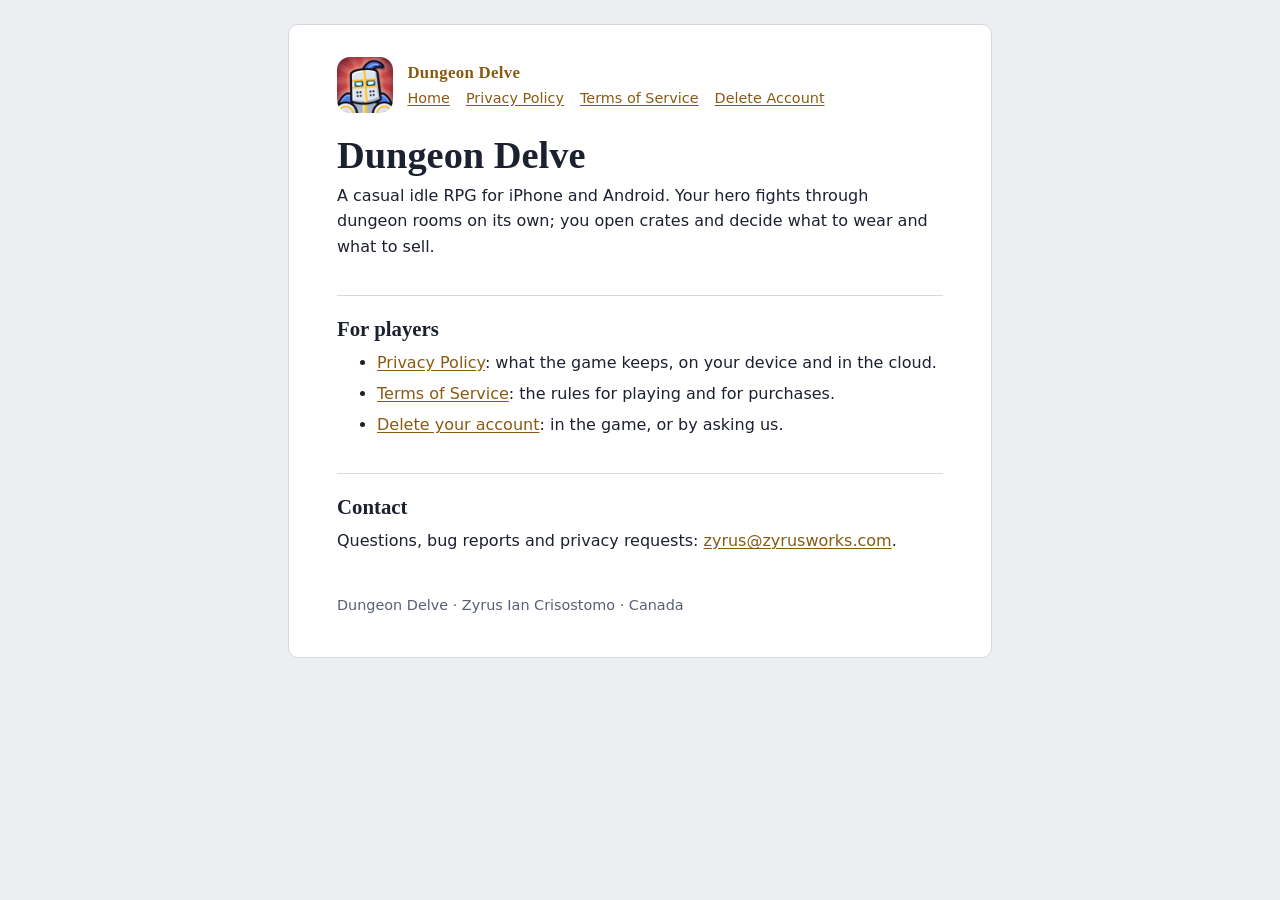
<file: index.html>
<!doctype html>
<html lang="en">
<head>
<meta charset="utf-8">
<meta name="viewport" content="width=device-width, initial-scale=1, viewport-fit=cover">
<title>Dungeon Delve</title>
<link rel="stylesheet" href="style.css">
<link rel="icon" href="icon.png">
</head>
<body>
<main>
<header class="top">
  <img src="icon.png" alt="">
  <div>
    <div class="game">Dungeon Delve</div>
    <nav><a href="index.html" aria-current="page">Home</a><a href="privacy.html">Privacy Policy</a><a href="terms.html">Terms of Service</a><a href="delete.html">Delete Account</a></nav>
  </div>
</header>

<h1>Dungeon Delve</h1>
<p>A casual idle RPG for iPhone and Android. Your hero fights through dungeon rooms on its own; you open crates and decide what to wear and what to sell.</p>

<h2>For players</h2>
<ul>
  <li><a href="privacy.html">Privacy Policy</a>: what the game keeps, on your device and in the cloud.</li>
  <li><a href="terms.html">Terms of Service</a>: the rules for playing and for purchases.</li>
  <li><a href="delete.html">Delete your account</a>: in the game, or by asking us.</li>
</ul>

<h2>Contact</h2>
<p>Questions, bug reports and privacy requests: <a href="mailto:zyrus@zyrusworks.com">zyrus@zyrusworks.com</a>.</p>

<footer>Dungeon Delve · Zyrus Ian Crisostomo · Canada</footer>
</main>
</body>
</html>
</file>
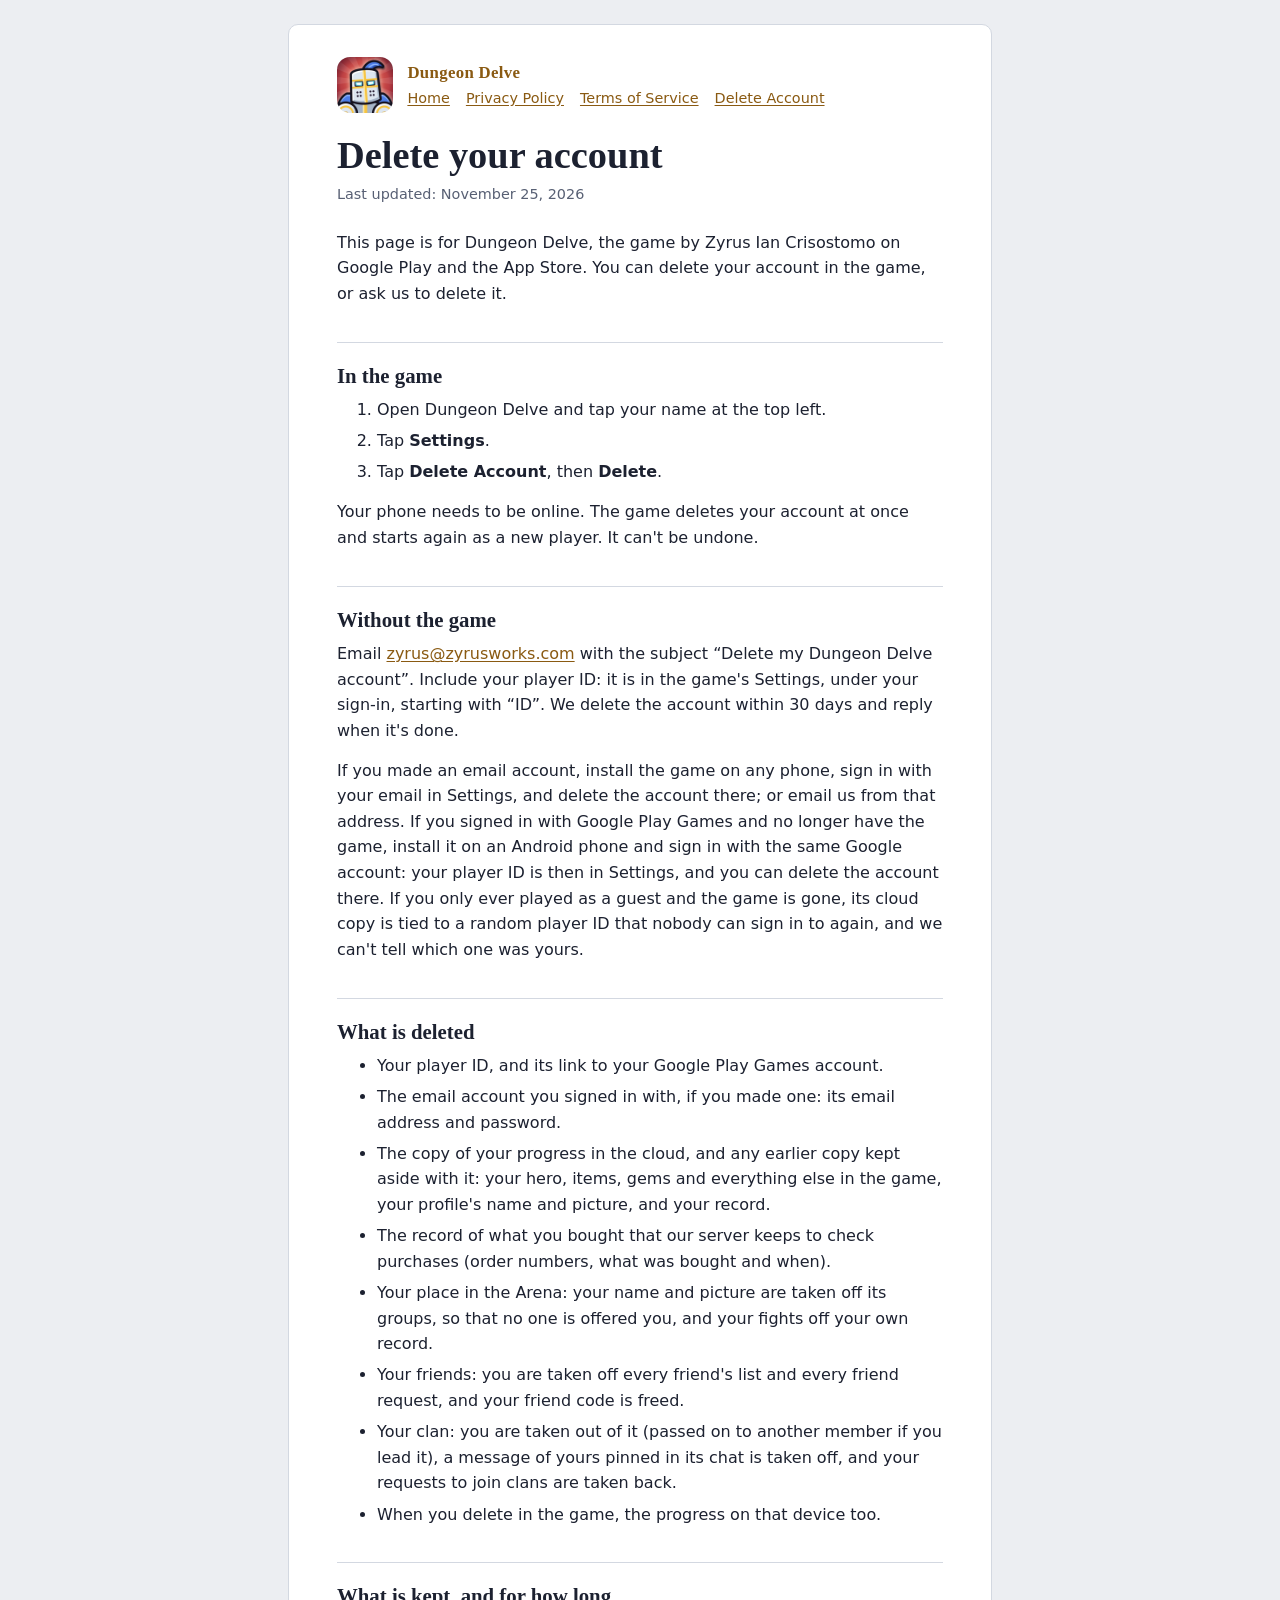
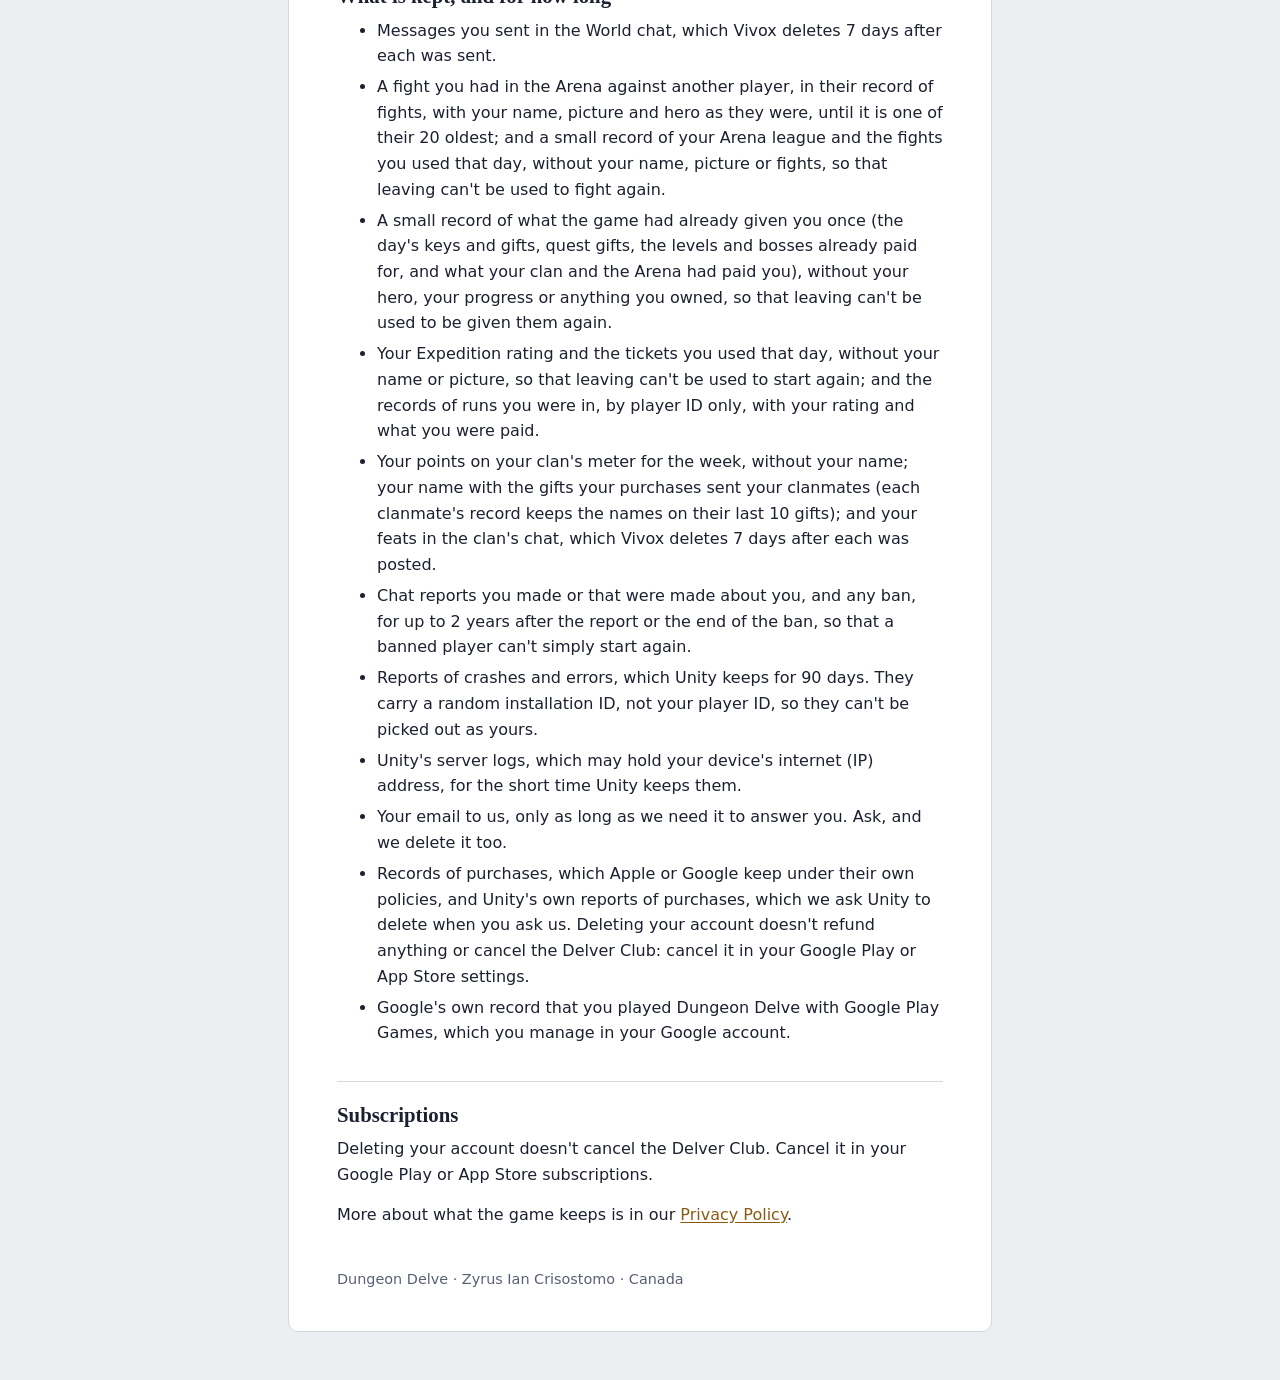
<file: delete.html>
<!doctype html>
<html lang="en">
<head>
<meta charset="utf-8">
<meta name="viewport" content="width=device-width, initial-scale=1, viewport-fit=cover">
<title>Delete Your Dungeon Delve Account</title>
<link rel="stylesheet" href="style.css">
<link rel="icon" href="icon.png">
</head>
<body>
<main>
<header class="top">
  <img src="icon.png" alt="">
  <div>
    <div class="game">Dungeon Delve</div>
    <nav><a href="index.html">Home</a><a href="privacy.html">Privacy Policy</a><a href="terms.html">Terms of Service</a><a href="delete.html" aria-current="page">Delete Account</a></nav>
  </div>
</header>

<h1>Delete your account</h1>
<p class="dated">Last updated: November 25, 2026</p>
<p>This page is for Dungeon Delve, the game by Zyrus Ian Crisostomo on Google Play and the App Store. You can delete your account in the game, or ask us to delete it.</p>

<h2>In the game</h2>
<ol>
  <li>Open Dungeon Delve and tap your name at the top left.</li>
  <li>Tap <strong>Settings</strong>.</li>
  <li>Tap <strong>Delete Account</strong>, then <strong>Delete</strong>.</li>
</ol>
<p>Your phone needs to be online. The game deletes your account at once and starts again as a new player. It can't be undone.</p>

<h2>Without the game</h2>
<p>Email <a href="mailto:zyrus@zyrusworks.com?subject=Delete%20my%20Dungeon%20Delve%20account">zyrus@zyrusworks.com</a> with the subject “Delete my Dungeon Delve account”. Include your player ID: it is in the game's Settings, under your sign-in, starting with “ID”. We delete the account within 30 days and reply when it's done.</p>
<p>If you made an email account, install the game on any phone, sign in with your email in Settings, and delete the account there; or email us from that address. If you signed in with Google Play Games and no longer have the game, install it on an Android phone and sign in with the same Google account: your player ID is then in Settings, and you can delete the account there. If you only ever played as a guest and the game is gone, its cloud copy is tied to a random player ID that nobody can sign in to again, and we can't tell which one was yours.</p>

<h2>What is deleted</h2>
<ul>
  <li>Your player ID, and its link to your Google Play Games account.</li>
  <li>The email account you signed in with, if you made one: its email address and password.</li>
  <li>The copy of your progress in the cloud, and any earlier copy kept aside with it: your hero, items, gems and everything else in the game, your profile's name and picture, and your record.</li>
  <li>The record of what you bought that our server keeps to check purchases (order numbers, what was bought and when).</li>
  <li>Your place in the Arena: your name and picture are taken off its groups, so that no one is offered you, and your fights off your own record.</li>
  <li>Your friends: you are taken off every friend's list and every friend request, and your friend code is freed.</li>
  <li>Your clan: you are taken out of it (passed on to another member if you lead it), a message of yours pinned in its chat is taken off, and your requests to join clans are taken back.</li>
  <li>When you delete in the game, the progress on that device too.</li>
</ul>

<h2>What is kept, and for how long</h2>
<ul>
  <li>Messages you sent in the World chat, which Vivox deletes 7 days after each was sent.</li>
  <li>A fight you had in the Arena against another player, in their record of fights, with your name, picture and hero as they were, until it is one of their 20 oldest; and a small record of your Arena league and the fights you used that day, without your name, picture or fights, so that leaving can't be used to fight again.</li>
  <li>A small record of what the game had already given you once (the day's keys and gifts, quest gifts, the levels and bosses already paid for, and what your clan and the Arena had paid you), without your hero, your progress or anything you owned, so that leaving can't be used to be given them again.</li>
  <li>Your Expedition rating and the tickets you used that day, without your name or picture, so that leaving can't be used to start again; and the records of runs you were in, by player ID only, with your rating and what you were paid.</li>
  <li>Your points on your clan's meter for the week, without your name; your name with the gifts your purchases sent your clanmates (each clanmate's record keeps the names on their last 10 gifts); and your feats in the clan's chat, which Vivox deletes 7 days after each was posted.</li>
  <li>Chat reports you made or that were made about you, and any ban, for up to 2 years after the report or the end of the ban, so that a banned player can't simply start again.</li>
  <li>Reports of crashes and errors, which Unity keeps for 90 days. They carry a random installation ID, not your player ID, so they can't be picked out as yours.</li>
  <li>Unity's server logs, which may hold your device's internet (IP) address, for the short time Unity keeps them.</li>
  <li>Your email to us, only as long as we need it to answer you. Ask, and we delete it too.</li>
  <li>Records of purchases, which Apple or Google keep under their own policies, and Unity's own reports of purchases, which we ask Unity to delete when you ask us. Deleting your account doesn't refund anything or cancel the Delver Club: cancel it in your Google Play or App Store settings.</li>
  <li>Google's own record that you played Dungeon Delve with Google Play Games, which you manage in your Google account.</li>
</ul>

<h2>Subscriptions</h2>
<p>Deleting your account doesn't cancel the Delver Club. Cancel it in your Google Play or App Store subscriptions.</p>

<p>More about what the game keeps is in our <a href="privacy.html">Privacy Policy</a>.</p>

<footer>Dungeon Delve · Zyrus Ian Crisostomo · Canada</footer>
</main>
</body>
</html>
</file>
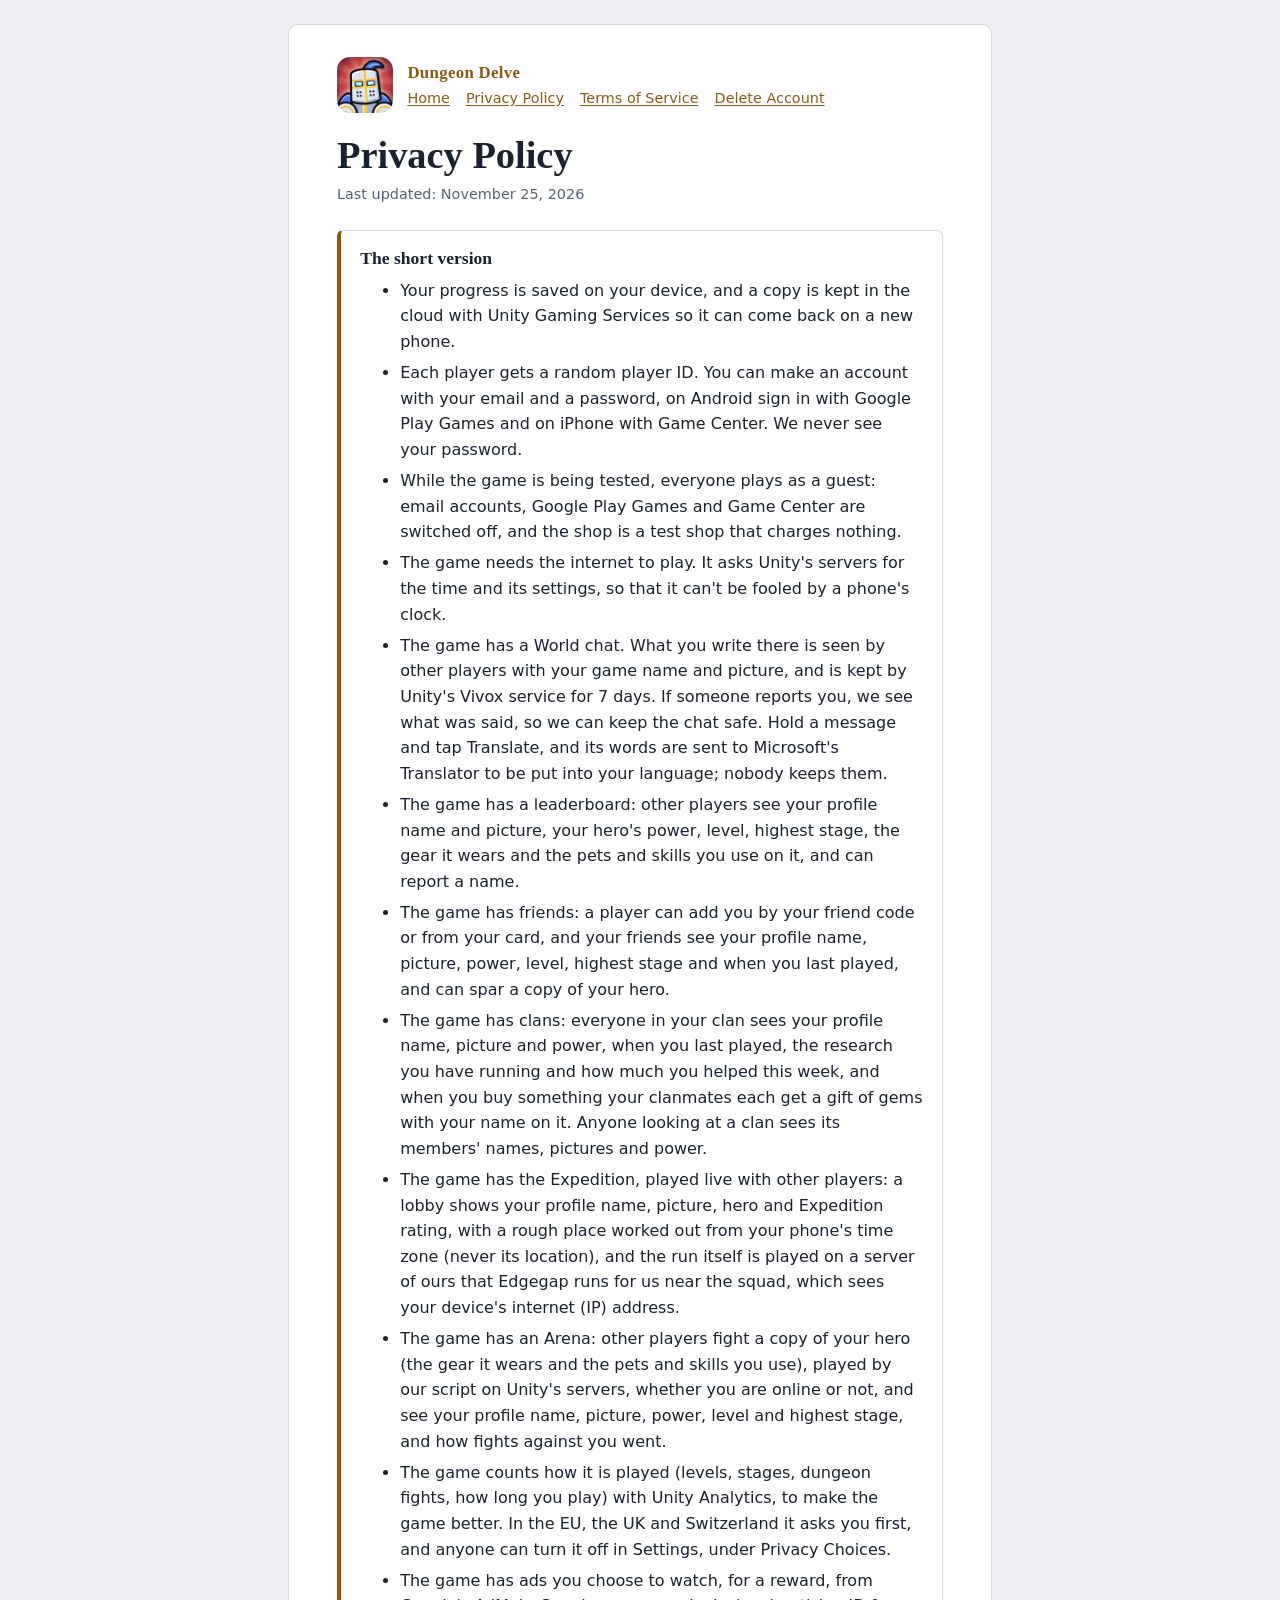
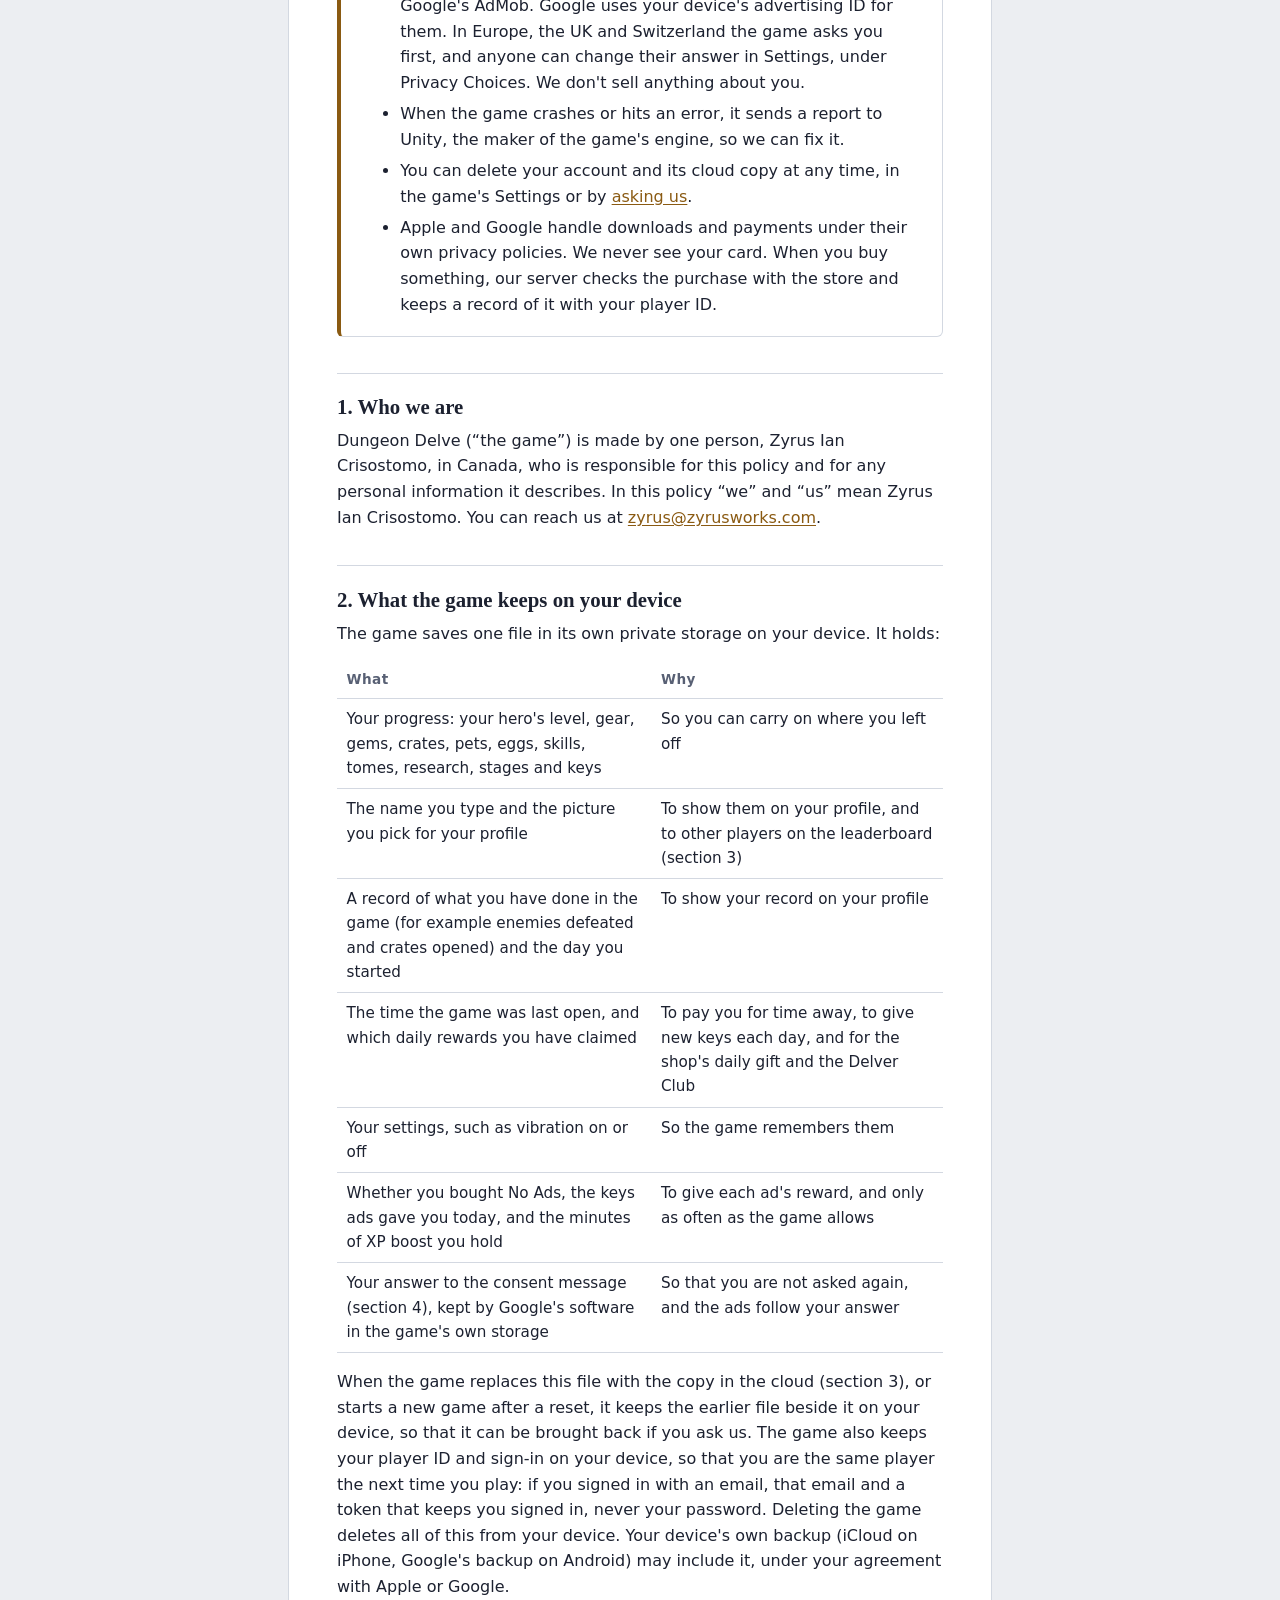
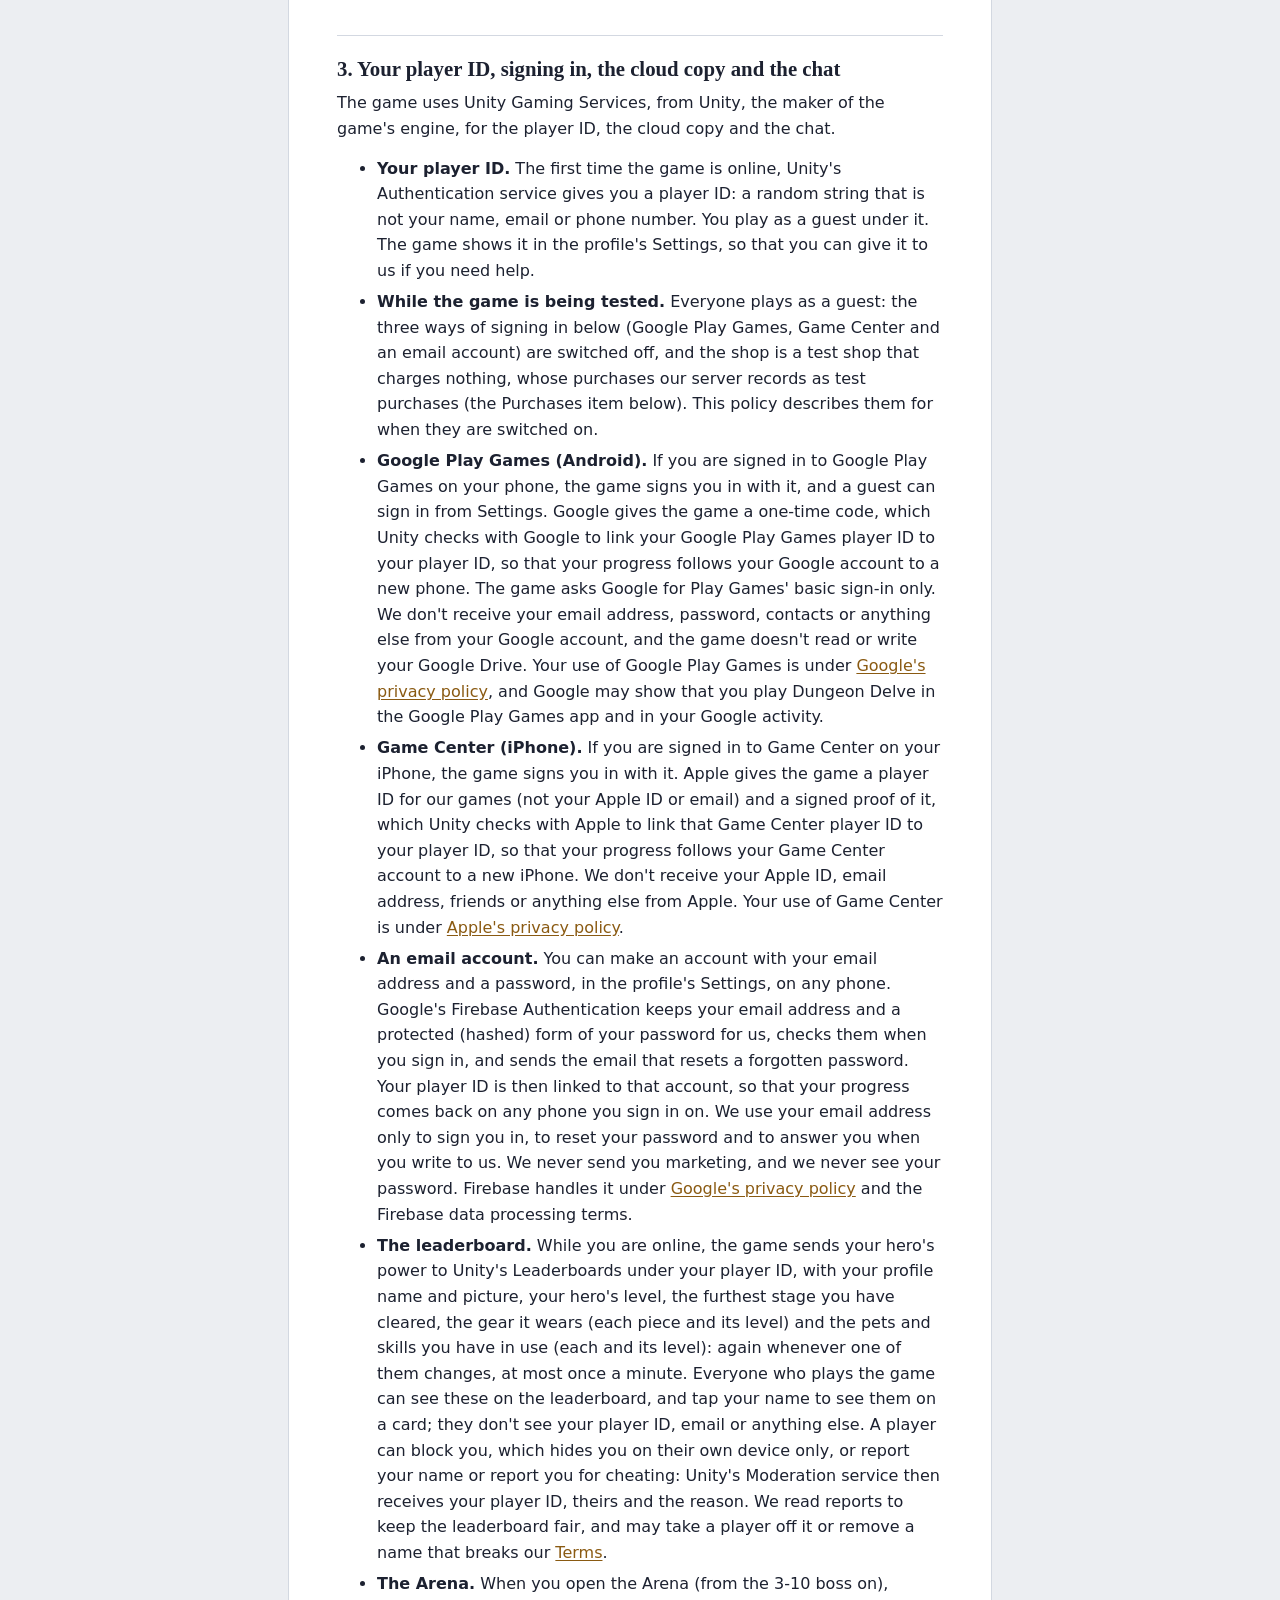
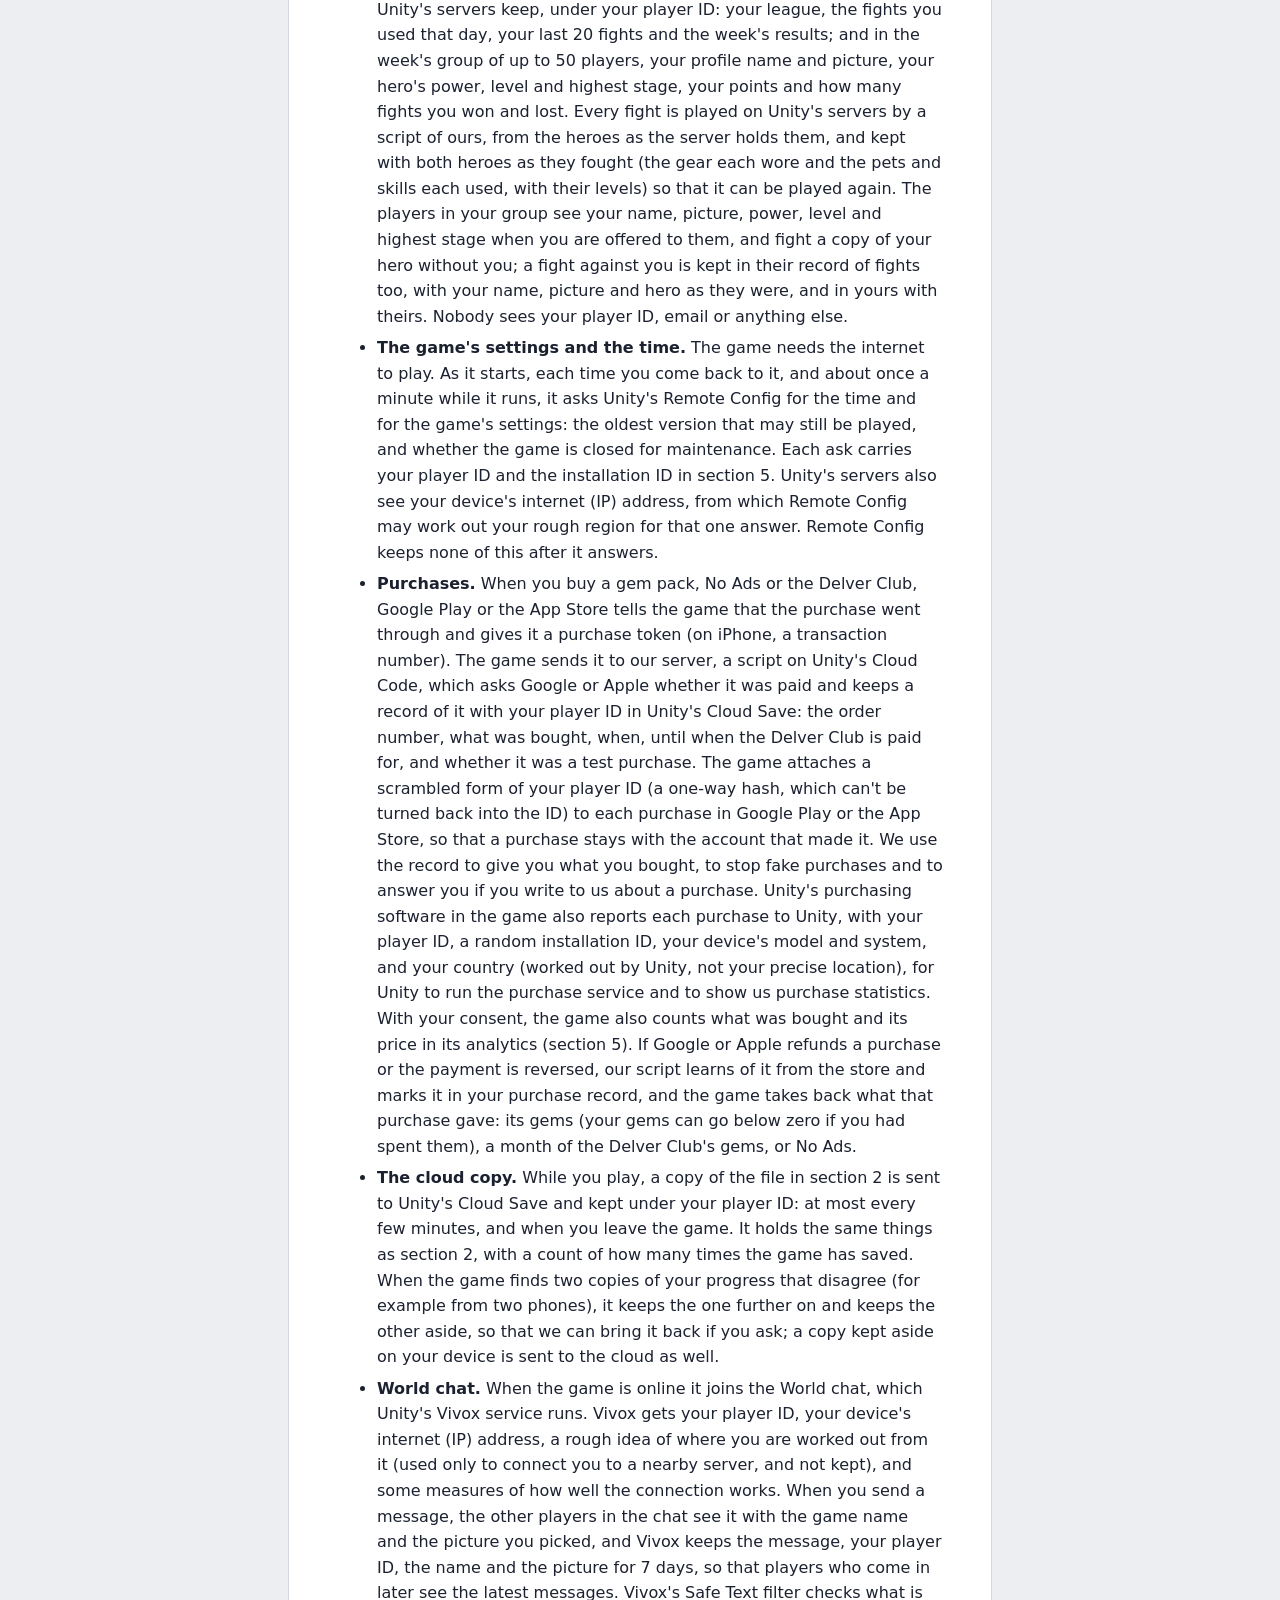
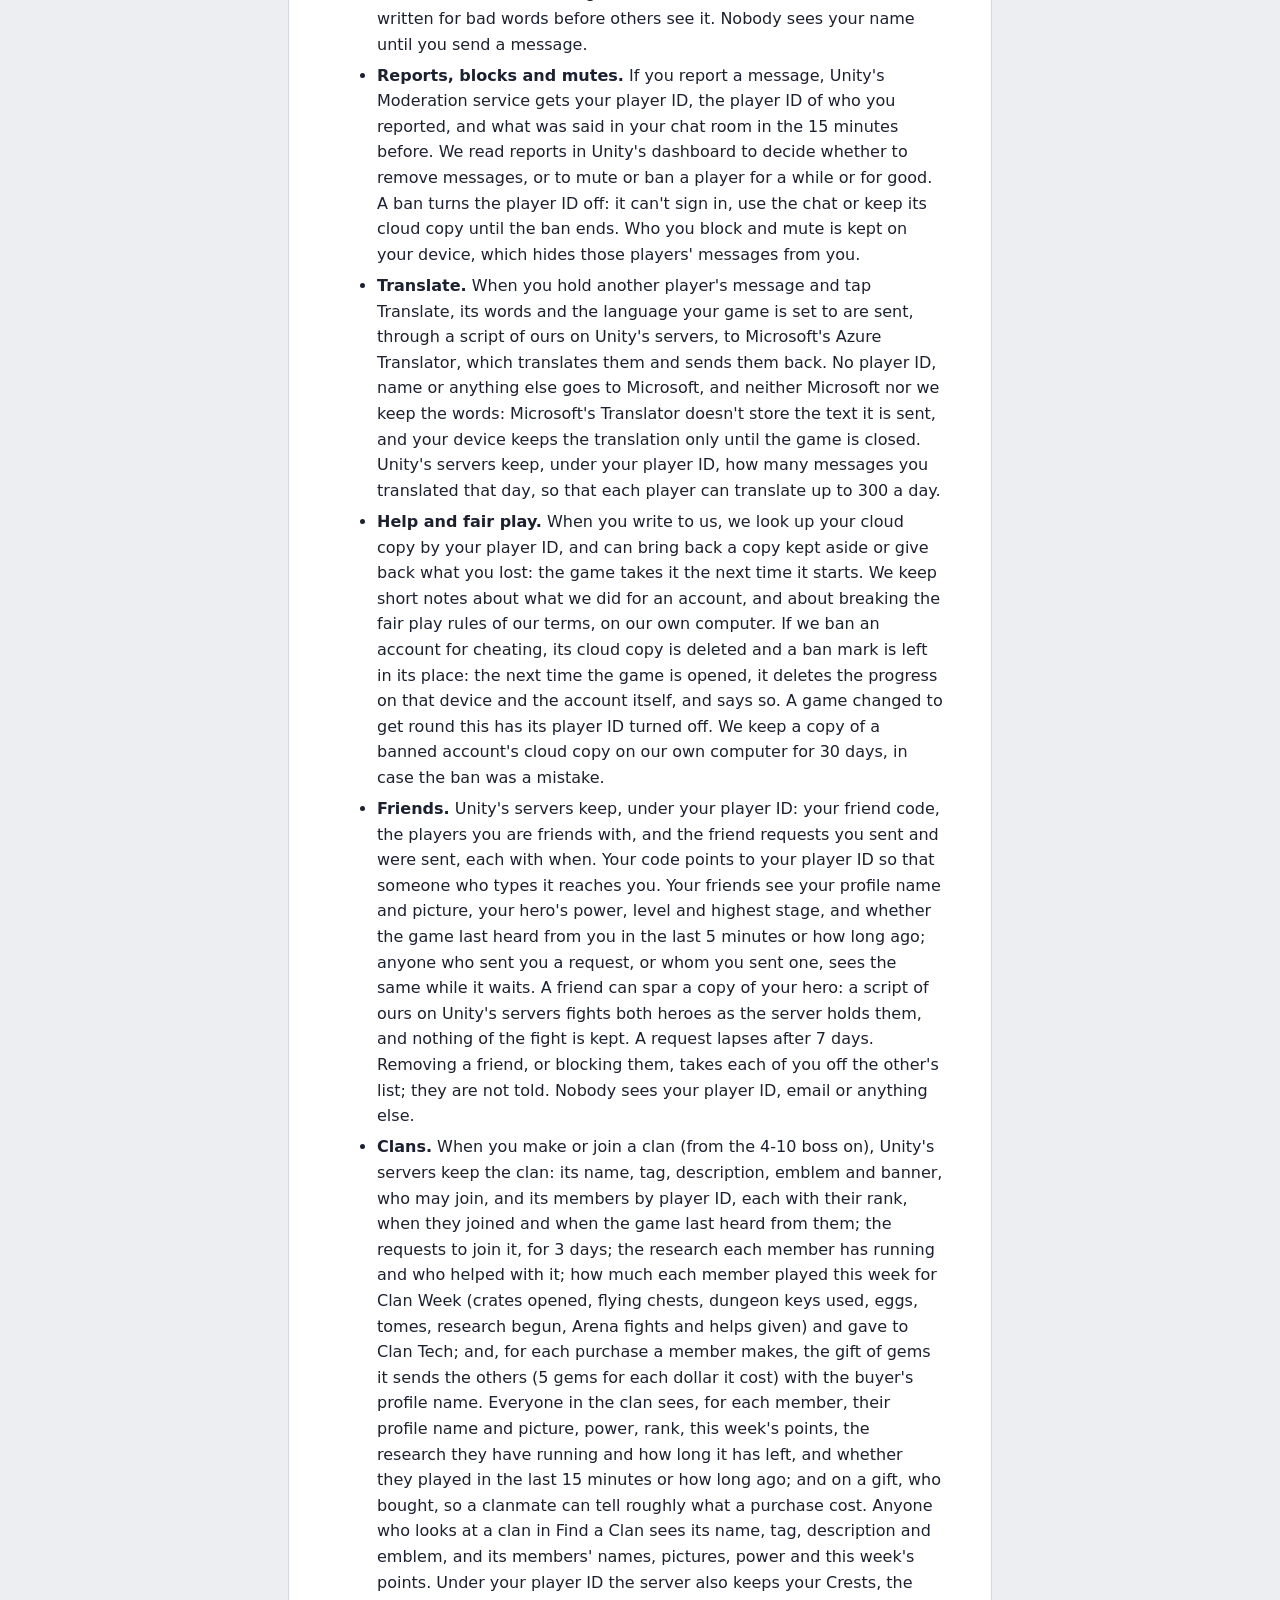
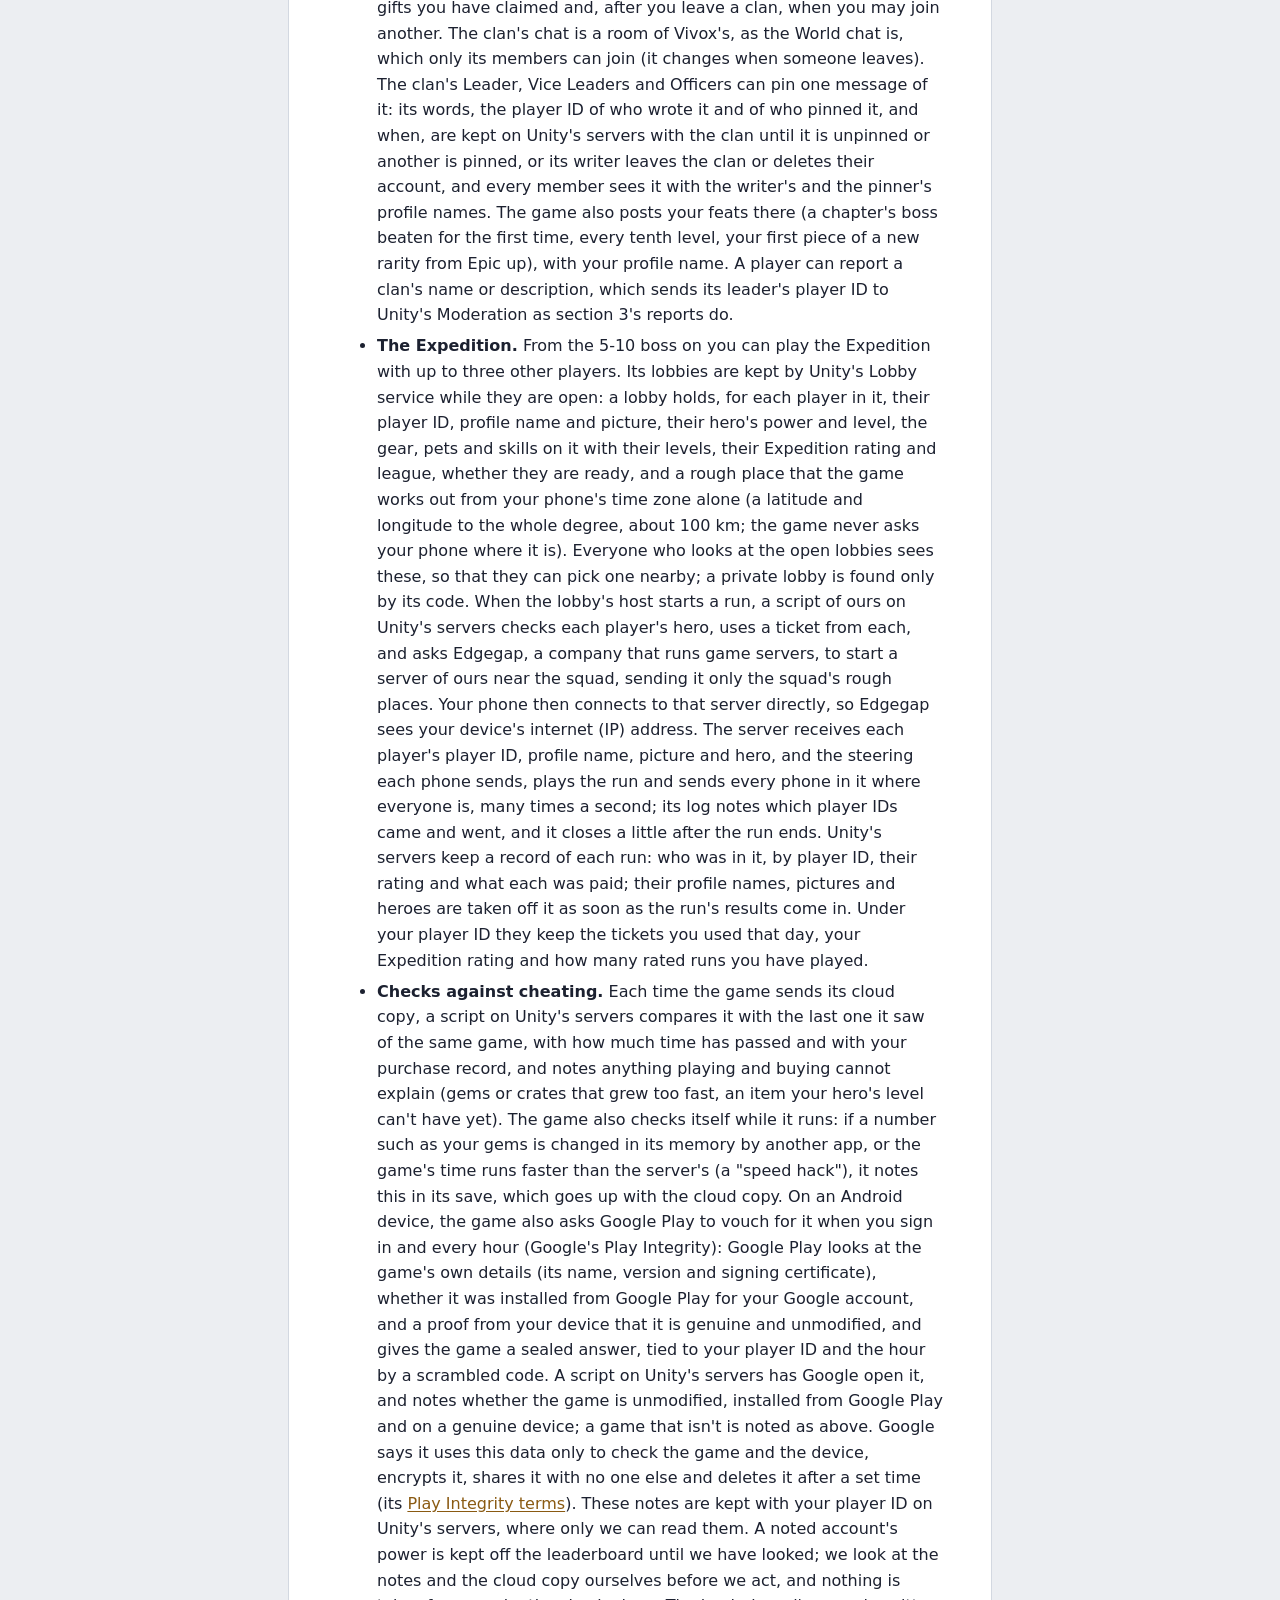
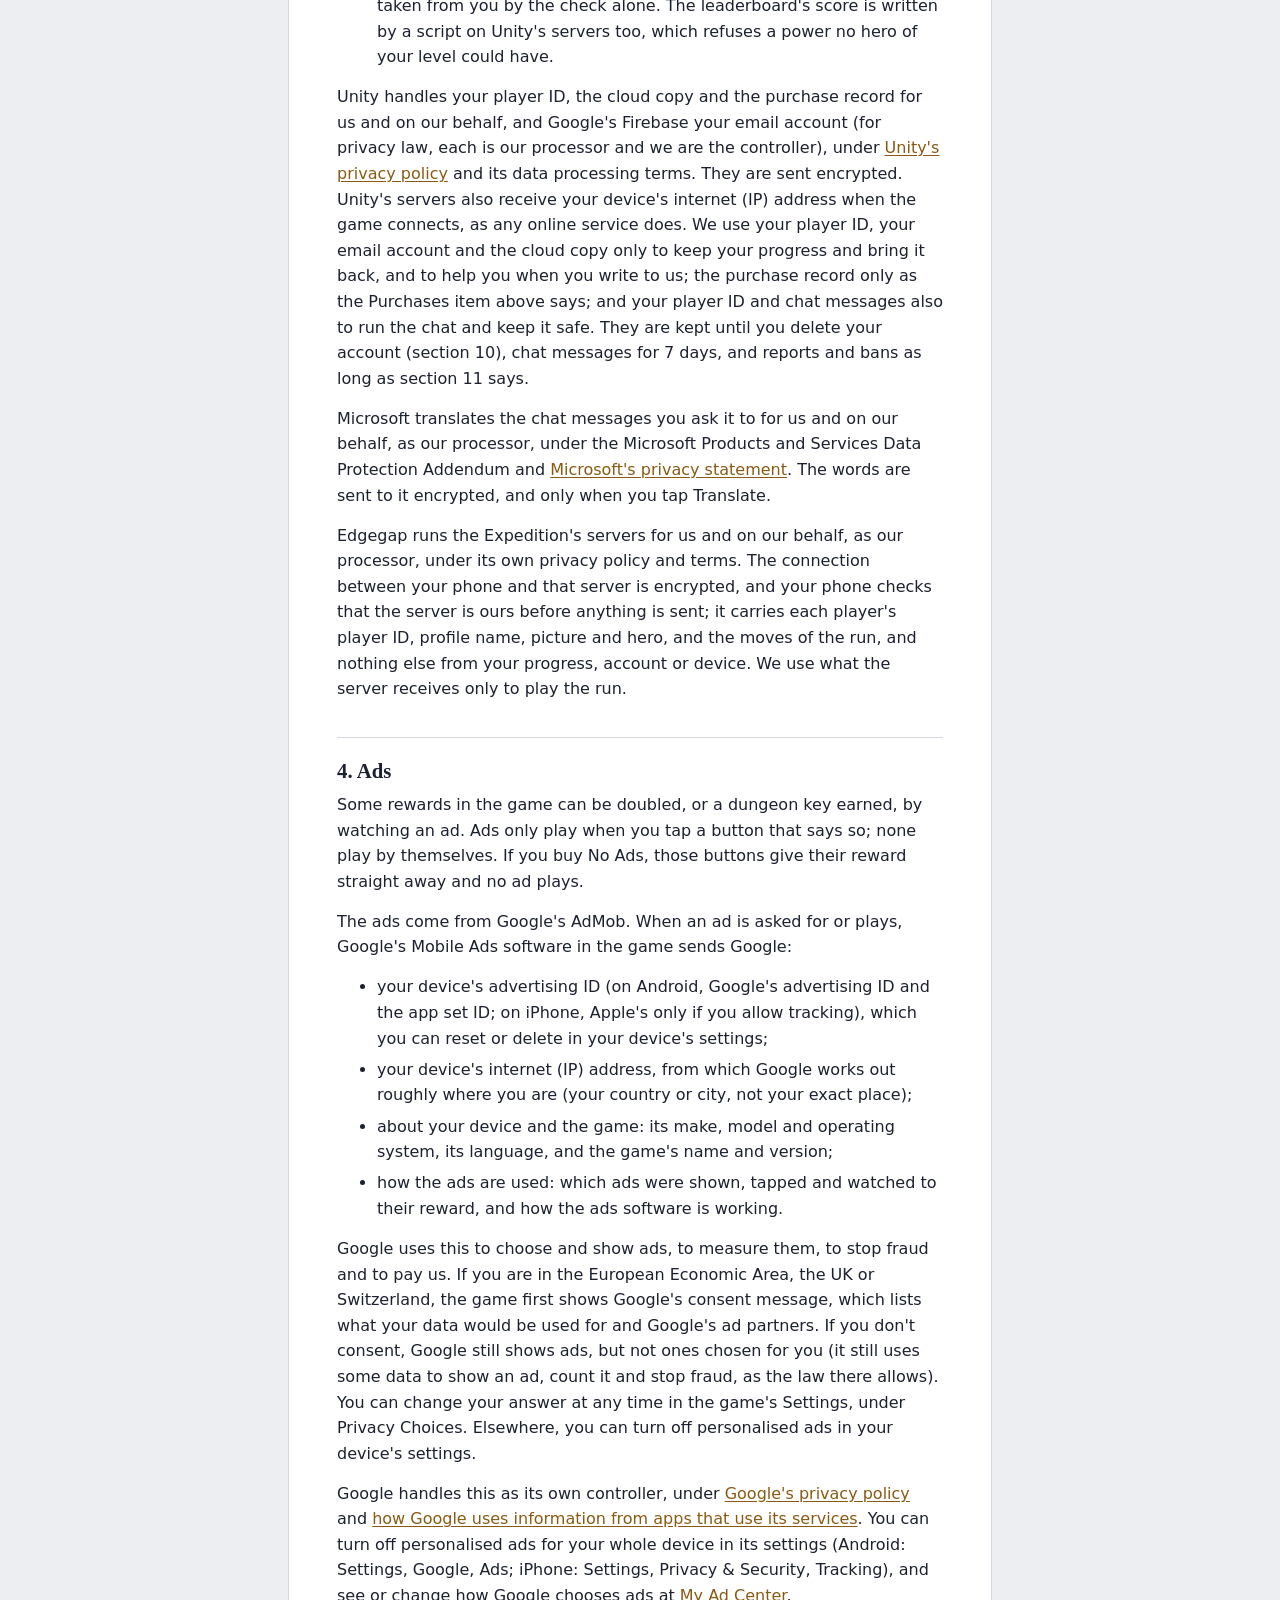
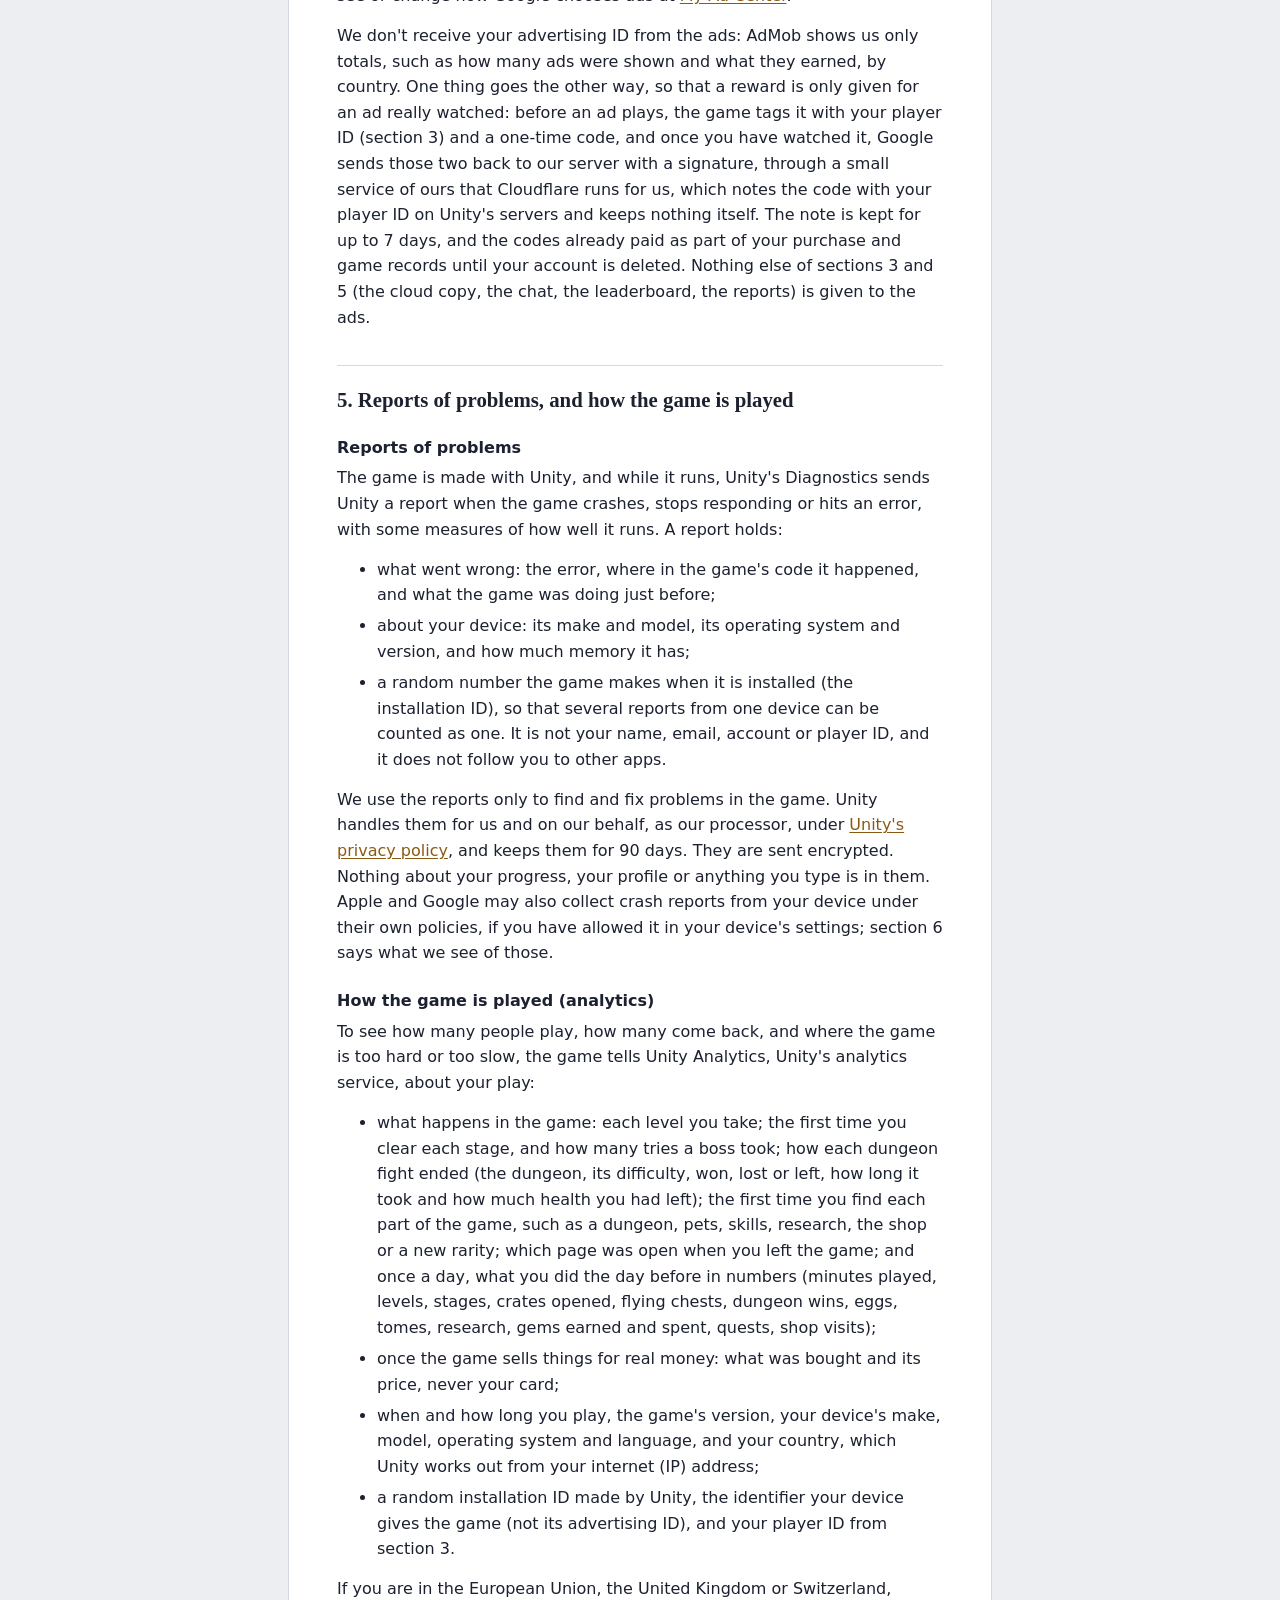
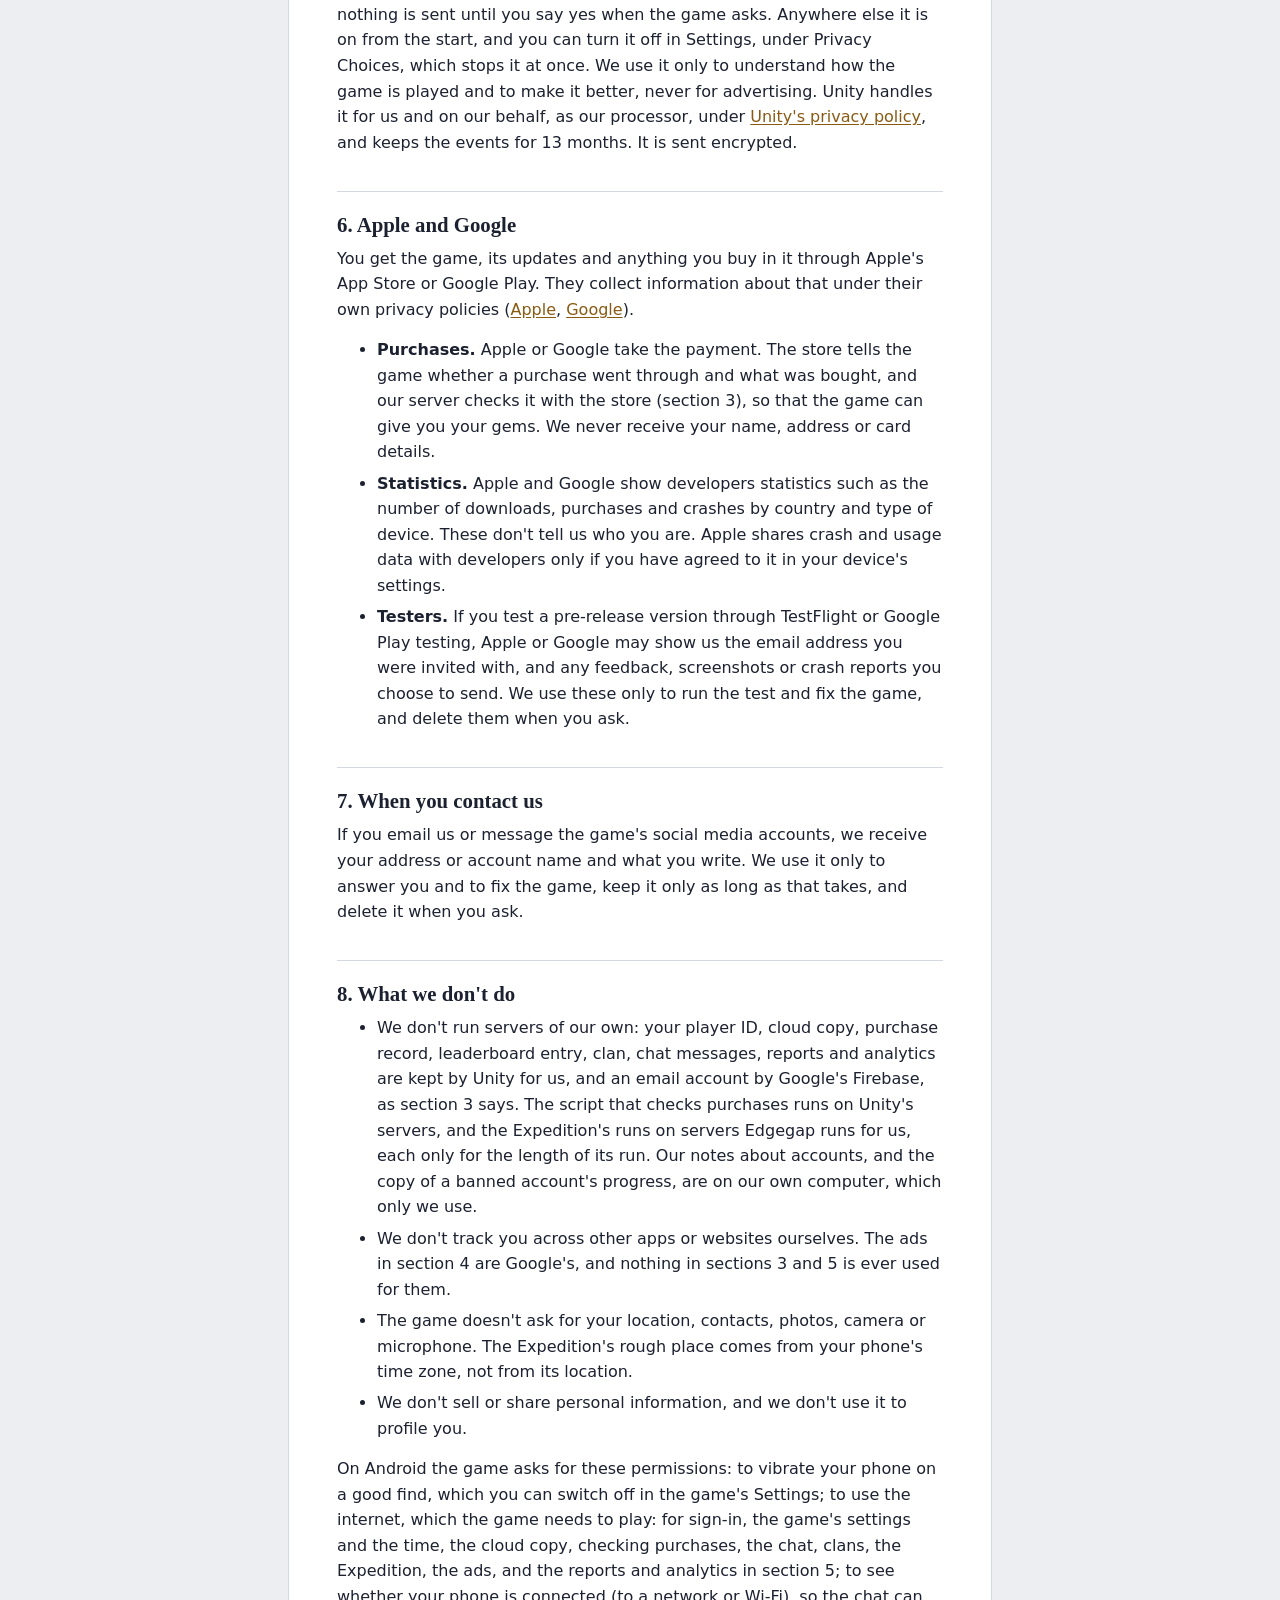
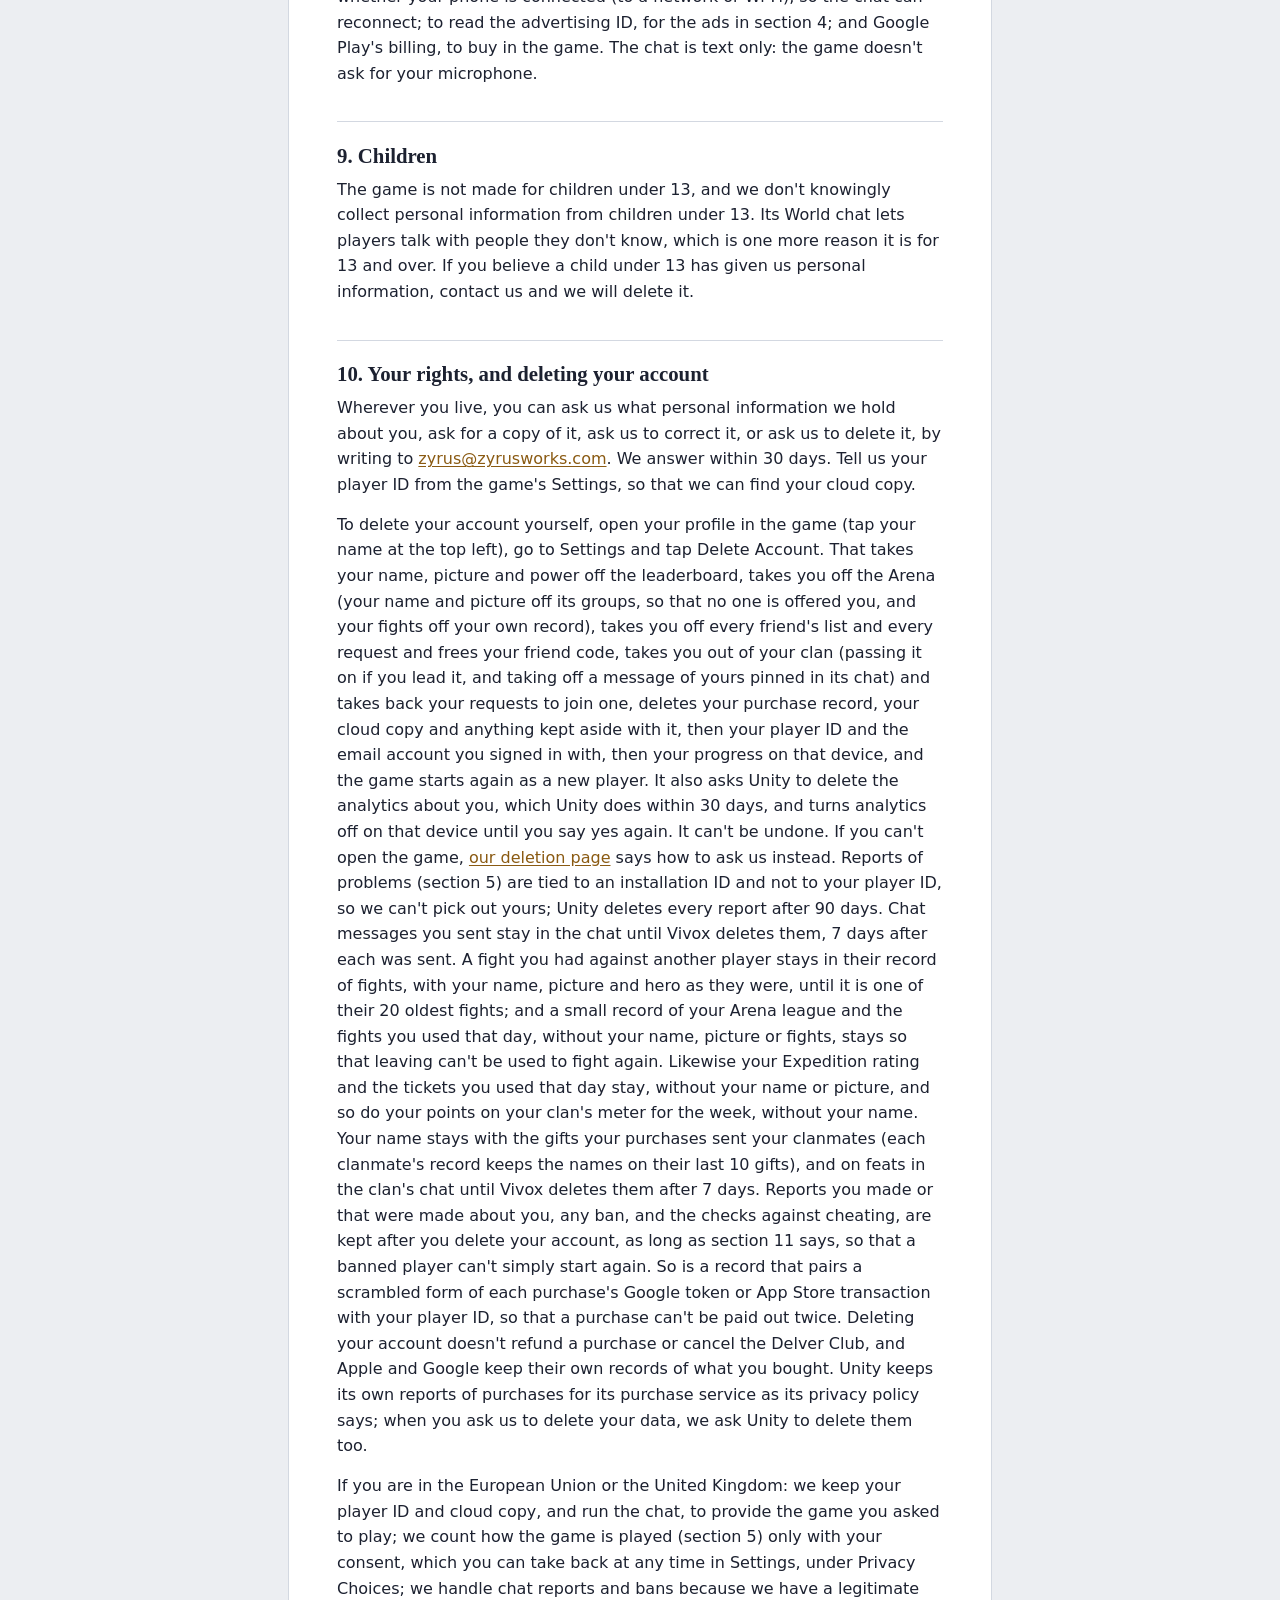
<file: privacy.html>
<!doctype html>
<html lang="en">
<head>
<meta charset="utf-8">
<meta name="viewport" content="width=device-width, initial-scale=1, viewport-fit=cover">
<title>Dungeon Delve Privacy Policy</title>
<link rel="stylesheet" href="style.css">
<link rel="icon" href="icon.png">
</head>
<body>
<main>
<header class="top">
  <img src="icon.png" alt="">
  <div>
    <div class="game">Dungeon Delve</div>
    <nav><a href="index.html">Home</a><a href="privacy.html" aria-current="page">Privacy Policy</a><a href="terms.html">Terms of Service</a><a href="delete.html">Delete Account</a></nav>
  </div>
</header>

<h1>Privacy Policy</h1>
<p class="dated">Last updated: November 25, 2026</p>

<section class="short">
  <h2>The short version</h2>
  <ul>
    <li>Your progress is saved on your device, and a copy is kept in the cloud with Unity Gaming Services so it can come back on a new phone.</li>
    <li>Each player gets a random player ID. You can make an account with your email and a password, on Android sign in with Google Play Games and on iPhone with Game Center. We never see your password.</li>
    <li>While the game is being tested, everyone plays as a guest: email accounts, Google Play Games and Game Center are switched off, and the shop is a test shop that charges nothing.</li>
    <li>The game needs the internet to play. It asks Unity's servers for the time and its settings, so that it can't be fooled by a phone's clock.</li>
    <li>The game has a World chat. What you write there is seen by other players with your game name and picture, and is kept by Unity's Vivox service for 7 days. If someone reports you, we see what was said, so we can keep the chat safe. Hold a message and tap Translate, and its words are sent to Microsoft's Translator to be put into your language; nobody keeps them.</li>
    <li>The game has a leaderboard: other players see your profile name and picture, your hero's power, level, highest stage, the gear it wears and the pets and skills you use on it, and can report a name.</li>
    <li>The game has friends: a player can add you by your friend code or from your card, and your friends see your profile name, picture, power, level, highest stage and when you last played, and can spar a copy of your hero.</li>
    <li>The game has clans: everyone in your clan sees your profile name, picture and power, when you last played, the research you have running and how much you helped this week, and when you buy something your clanmates each get a gift of gems with your name on it. Anyone looking at a clan sees its members' names, pictures and power.</li>
    <li>The game has the Expedition, played live with other players: a lobby shows your profile name, picture, hero and Expedition rating, with a rough place worked out from your phone's time zone (never its location), and the run itself is played on a server of ours that Edgegap runs for us near the squad, which sees your device's internet (IP) address.</li>
    <li>The game has an Arena: other players fight a copy of your hero (the gear it wears and the pets and skills you use), played by our script on Unity's servers, whether you are online or not, and see your profile name, picture, power, level and highest stage, and how fights against you went.</li>
    <li>The game counts how it is played (levels, stages, dungeon fights, how long you play) with Unity Analytics, to make the game better. In the EU, the UK and Switzerland it asks you first, and anyone can turn it off in Settings, under Privacy Choices.</li>
    <li>The game has ads you choose to watch, for a reward, from Google's AdMob. Google uses your device's advertising ID for them. In Europe, the UK and Switzerland the game asks you first, and anyone can change their answer in Settings, under Privacy Choices. We don't sell anything about you.</li>
    <li>When the game crashes or hits an error, it sends a report to Unity, the maker of the game's engine, so we can fix it.</li>
    <li>You can delete your account and its cloud copy at any time, in the game's Settings or by <a href="delete.html">asking us</a>.</li>
    <li>Apple and Google handle downloads and payments under their own privacy policies. We never see your card. When you buy something, our server checks the purchase with the store and keeps a record of it with your player ID.</li>
  </ul>
</section>

<h2>1. Who we are</h2>
<p>Dungeon Delve (“the game”) is made by one person, Zyrus Ian Crisostomo, in Canada, who is responsible for this policy and for any personal information it describes. In this policy “we” and “us” mean Zyrus Ian Crisostomo. You can reach us at <a href="mailto:zyrus@zyrusworks.com">zyrus@zyrusworks.com</a>.</p>

<h2>2. What the game keeps on your device</h2>
<p>The game saves one file in its own private storage on your device. It holds:</p>
<div class="table"><table>
  <thead><tr><th>What</th><th>Why</th></tr></thead>
  <tbody>
    <tr><td>Your progress: your hero's level, gear, gems, crates, pets, eggs, skills, tomes, research, stages and keys</td><td>So you can carry on where you left off</td></tr>
    <tr><td>The name you type and the picture you pick for your profile</td><td>To show them on your profile, and to other players on the leaderboard (section 3)</td></tr>
    <tr><td>A record of what you have done in the game (for example enemies defeated and crates opened) and the day you started</td><td>To show your record on your profile</td></tr>
    <tr><td>The time the game was last open, and which daily rewards you have claimed</td><td>To pay you for time away, to give new keys each day, and for the shop's daily gift and the Delver Club</td></tr>
    <tr><td>Your settings, such as vibration on or off</td><td>So the game remembers them</td></tr>
    <tr><td>Whether you bought No Ads, the keys ads gave you today, and the minutes of XP boost you hold</td><td>To give each ad's reward, and only as often as the game allows</td></tr>
    <tr><td>Your answer to the consent message (section 4), kept by Google's software in the game's own storage</td><td>So that you are not asked again, and the ads follow your answer</td></tr>
  </tbody>
</table></div>
<p>When the game replaces this file with the copy in the cloud (section 3), or starts a new game after a reset, it keeps the earlier file beside it on your device, so that it can be brought back if you ask us. The game also keeps your player ID and sign-in on your device, so that you are the same player the next time you play: if you signed in with an email, that email and a token that keeps you signed in, never your password. Deleting the game deletes all of this from your device. Your device's own backup (iCloud on iPhone, Google's backup on Android) may include it, under your agreement with Apple or Google.</p>

<h2>3. Your player ID, signing in, the cloud copy and the chat</h2>
<p>The game uses Unity Gaming Services, from Unity, the maker of the game's engine, for the player ID, the cloud copy and the chat.</p>
<ul>
  <li><strong>Your player ID.</strong> The first time the game is online, Unity's Authentication service gives you a player ID: a random string that is not your name, email or phone number. You play as a guest under it. The game shows it in the profile's Settings, so that you can give it to us if you need help.</li>
  <li><strong>While the game is being tested.</strong> Everyone plays as a guest: the three ways of signing in below (Google Play Games, Game Center and an email account) are switched off, and the shop is a test shop that charges nothing, whose purchases our server records as test purchases (the Purchases item below). This policy describes them for when they are switched on.</li>
  <li><strong>Google Play Games (Android).</strong> If you are signed in to Google Play Games on your phone, the game signs you in with it, and a guest can sign in from Settings. Google gives the game a one-time code, which Unity checks with Google to link your Google Play Games player ID to your player ID, so that your progress follows your Google account to a new phone. The game asks Google for Play Games' basic sign-in only. We don't receive your email address, password, contacts or anything else from your Google account, and the game doesn't read or write your Google Drive. Your use of Google Play Games is under <a href="https://policies.google.com/privacy">Google's privacy policy</a>, and Google may show that you play Dungeon Delve in the Google Play Games app and in your Google activity.</li>
  <li><strong>Game Center (iPhone).</strong> If you are signed in to Game Center on your iPhone, the game signs you in with it. Apple gives the game a player ID for our games (not your Apple ID or email) and a signed proof of it, which Unity checks with Apple to link that Game Center player ID to your player ID, so that your progress follows your Game Center account to a new iPhone. We don't receive your Apple ID, email address, friends or anything else from Apple. Your use of Game Center is under <a href="https://www.apple.com/legal/privacy/">Apple's privacy policy</a>.</li>
  <li><strong>An email account.</strong> You can make an account with your email address and a password, in the profile's Settings, on any phone. Google's Firebase Authentication keeps your email address and a protected (hashed) form of your password for us, checks them when you sign in, and sends the email that resets a forgotten password. Your player ID is then linked to that account, so that your progress comes back on any phone you sign in on. We use your email address only to sign you in, to reset your password and to answer you when you write to us. We never send you marketing, and we never see your password. Firebase handles it under <a href="https://policies.google.com/privacy">Google's privacy policy</a> and the Firebase data processing terms.</li>
  <li><strong>The leaderboard.</strong> While you are online, the game sends your hero's power to Unity's Leaderboards under your player ID, with your profile name and picture, your hero's level, the furthest stage you have cleared, the gear it wears (each piece and its level) and the pets and skills you have in use (each and its level): again whenever one of them changes, at most once a minute. Everyone who plays the game can see these on the leaderboard, and tap your name to see them on a card; they don't see your player ID, email or anything else. A player can block you, which hides you on their own device only, or report your name or report you for cheating: Unity's Moderation service then receives your player ID, theirs and the reason. We read reports to keep the leaderboard fair, and may take a player off it or remove a name that breaks our <a href="terms.html">Terms</a>.</li>
  <li><strong>The Arena.</strong> When you open the Arena (from the 3-10 boss on), Unity's servers keep, under your player ID: your league, the fights you used that day, your last 20 fights and the week's results; and in the week's group of up to 50 players, your profile name and picture, your hero's power, level and highest stage, your points and how many fights you won and lost. Every fight is played on Unity's servers by a script of ours, from the heroes as the server holds them, and kept with both heroes as they fought (the gear each wore and the pets and skills each used, with their levels) so that it can be played again. The players in your group see your name, picture, power, level and highest stage when you are offered to them, and fight a copy of your hero without you; a fight against you is kept in their record of fights too, with your name, picture and hero as they were, and in yours with theirs. Nobody sees your player ID, email or anything else.</li>
  <li><strong>The game's settings and the time.</strong> The game needs the internet to play. As it starts, each time you come back to it, and about once a minute while it runs, it asks Unity's Remote Config for the time and for the game's settings: the oldest version that may still be played, and whether the game is closed for maintenance. Each ask carries your player ID and the installation ID in section 5. Unity's servers also see your device's internet (IP) address, from which Remote Config may work out your rough region for that one answer. Remote Config keeps none of this after it answers.</li>
  <li><strong>Purchases.</strong> When you buy a gem pack, No Ads or the Delver Club, Google Play or the App Store tells the game that the purchase went through and gives it a purchase token (on iPhone, a transaction number). The game sends it to our server, a script on Unity's Cloud Code, which asks Google or Apple whether it was paid and keeps a record of it with your player ID in Unity's Cloud Save: the order number, what was bought, when, until when the Delver Club is paid for, and whether it was a test purchase. The game attaches a scrambled form of your player ID (a one-way hash, which can't be turned back into the ID) to each purchase in Google Play or the App Store, so that a purchase stays with the account that made it. We use the record to give you what you bought, to stop fake purchases and to answer you if you write to us about a purchase. Unity's purchasing software in the game also reports each purchase to Unity, with your player ID, a random installation ID, your device's model and system, and your country (worked out by Unity, not your precise location), for Unity to run the purchase service and to show us purchase statistics. With your consent, the game also counts what was bought and its price in its analytics (section 5). If Google or Apple refunds a purchase or the payment is reversed, our script learns of it from the store and marks it in your purchase record, and the game takes back what that purchase gave: its gems (your gems can go below zero if you had spent them), a month of the Delver Club's gems, or No Ads.</li>
  <li><strong>The cloud copy.</strong> While you play, a copy of the file in section 2 is sent to Unity's Cloud Save and kept under your player ID: at most every few minutes, and when you leave the game. It holds the same things as section 2, with a count of how many times the game has saved. When the game finds two copies of your progress that disagree (for example from two phones), it keeps the one further on and keeps the other aside, so that we can bring it back if you ask; a copy kept aside on your device is sent to the cloud as well.</li>
  <li><strong>World chat.</strong> When the game is online it joins the World chat, which Unity's Vivox service runs. Vivox gets your player ID, your device's internet (IP) address, a rough idea of where you are worked out from it (used only to connect you to a nearby server, and not kept), and some measures of how well the connection works. When you send a message, the other players in the chat see it with the game name and the picture you picked, and Vivox keeps the message, your player ID, the name and the picture for 7 days, so that players who come in later see the latest messages. Vivox's Safe Text filter checks what is written for bad words before others see it. Nobody sees your name until you send a message.</li>
  <li><strong>Reports, blocks and mutes.</strong> If you report a message, Unity's Moderation service gets your player ID, the player ID of who you reported, and what was said in your chat room in the 15 minutes before. We read reports in Unity's dashboard to decide whether to remove messages, or to mute or ban a player for a while or for good. A ban turns the player ID off: it can't sign in, use the chat or keep its cloud copy until the ban ends. Who you block and mute is kept on your device, which hides those players' messages from you.</li>
  <li><strong>Translate.</strong> When you hold another player's message and tap Translate, its words and the language your game is set to are sent, through a script of ours on Unity's servers, to Microsoft's Azure Translator, which translates them and sends them back. No player ID, name or anything else goes to Microsoft, and neither Microsoft nor we keep the words: Microsoft's Translator doesn't store the text it is sent, and your device keeps the translation only until the game is closed. Unity's servers keep, under your player ID, how many messages you translated that day, so that each player can translate up to 300 a day.</li>
  <li><strong>Help and fair play.</strong> When you write to us, we look up your cloud copy by your player ID, and can bring back a copy kept aside or give back what you lost: the game takes it the next time it starts. We keep short notes about what we did for an account, and about breaking the fair play rules of our terms, on our own computer. If we ban an account for cheating, its cloud copy is deleted and a ban mark is left in its place: the next time the game is opened, it deletes the progress on that device and the account itself, and says so. A game changed to get round this has its player ID turned off. We keep a copy of a banned account's cloud copy on our own computer for 30 days, in case the ban was a mistake.</li>
  <li><strong>Friends.</strong> Unity's servers keep, under your player ID: your friend code, the players you are friends with, and the friend requests you sent and were sent, each with when. Your code points to your player ID so that someone who types it reaches you. Your friends see your profile name and picture, your hero's power, level and highest stage, and whether the game last heard from you in the last 5 minutes or how long ago; anyone who sent you a request, or whom you sent one, sees the same while it waits. A friend can spar a copy of your hero: a script of ours on Unity's servers fights both heroes as the server holds them, and nothing of the fight is kept. A request lapses after 7 days. Removing a friend, or blocking them, takes each of you off the other's list; they are not told. Nobody sees your player ID, email or anything else.</li>
  <li><strong>Clans.</strong> When you make or join a clan (from the 4-10 boss on), Unity's servers keep the clan: its name, tag, description, emblem and banner, who may join, and its members by player ID, each with their rank, when they joined and when the game last heard from them; the requests to join it, for 3 days; the research each member has running and who helped with it; how much each member played this week for Clan Week (crates opened, flying chests, dungeon keys used, eggs, tomes, research begun, Arena fights and helps given) and gave to Clan Tech; and, for each purchase a member makes, the gift of gems it sends the others (5 gems for each dollar it cost) with the buyer's profile name. Everyone in the clan sees, for each member, their profile name and picture, power, rank, this week's points, the research they have running and how long it has left, and whether they played in the last 15 minutes or how long ago; and on a gift, who bought, so a clanmate can tell roughly what a purchase cost. Anyone who looks at a clan in Find a Clan sees its name, tag, description and emblem, and its members' names, pictures, power and this week's points. Under your player ID the server also keeps your Crests, the gifts you have claimed and, after you leave a clan, when you may join another. The clan's chat is a room of Vivox's, as the World chat is, which only its members can join (it changes when someone leaves). The clan's Leader, Vice Leaders and Officers can pin one message of it: its words, the player ID of who wrote it and of who pinned it, and when, are kept on Unity's servers with the clan until it is unpinned or another is pinned, or its writer leaves the clan or deletes their account, and every member sees it with the writer's and the pinner's profile names. The game also posts your feats there (a chapter's boss beaten for the first time, every tenth level, your first piece of a new rarity from Epic up), with your profile name. A player can report a clan's name or description, which sends its leader's player ID to Unity's Moderation as section 3's reports do.</li>
  <li><strong>The Expedition.</strong> From the 5-10 boss on you can play the Expedition with up to three other players. Its lobbies are kept by Unity's Lobby service while they are open: a lobby holds, for each player in it, their player ID, profile name and picture, their hero's power and level, the gear, pets and skills on it with their levels, their Expedition rating and league, whether they are ready, and a rough place that the game works out from your phone's time zone alone (a latitude and longitude to the whole degree, about 100 km; the game never asks your phone where it is). Everyone who looks at the open lobbies sees these, so that they can pick one nearby; a private lobby is found only by its code. When the lobby's host starts a run, a script of ours on Unity's servers checks each player's hero, uses a ticket from each, and asks Edgegap, a company that runs game servers, to start a server of ours near the squad, sending it only the squad's rough places. Your phone then connects to that server directly, so Edgegap sees your device's internet (IP) address. The server receives each player's player ID, profile name, picture and hero, and the steering each phone sends, plays the run and sends every phone in it where everyone is, many times a second; its log notes which player IDs came and went, and it closes a little after the run ends. Unity's servers keep a record of each run: who was in it, by player ID, their rating and what each was paid; their profile names, pictures and heroes are taken off it as soon as the run's results come in. Under your player ID they keep the tickets you used that day, your Expedition rating and how many rated runs you have played.</li>
  <li><strong>Checks against cheating.</strong> Each time the game sends its cloud copy, a script on Unity's servers compares it with the last one it saw of the same game, with how much time has passed and with your purchase record, and notes anything playing and buying cannot explain (gems or crates that grew too fast, an item your hero's level can't have yet). The game also checks itself while it runs: if a number such as your gems is changed in its memory by another app, or the game's time runs faster than the server's (a "speed hack"), it notes this in its save, which goes up with the cloud copy. On an Android device, the game also asks Google Play to vouch for it when you sign in and every hour (Google's Play Integrity): Google Play looks at the game's own details (its name, version and signing certificate), whether it was installed from Google Play for your Google account, and a proof from your device that it is genuine and unmodified, and gives the game a sealed answer, tied to your player ID and the hour by a scrambled code. A script on Unity's servers has Google open it, and notes whether the game is unmodified, installed from Google Play and on a genuine device; a game that isn't is noted as above. Google says it uses this data only to check the game and the device, encrypts it, shares it with no one else and deletes it after a set time (its <a href="https://developer.android.com/google/play/integrity/terms">Play Integrity terms</a>). These notes are kept with your player ID on Unity's servers, where only we can read them. A noted account's power is kept off the leaderboard until we have looked; we look at the notes and the cloud copy ourselves before we act, and nothing is taken from you by the check alone. The leaderboard's score is written by a script on Unity's servers too, which refuses a power no hero of your level could have.</li>
</ul>
<p>Unity handles your player ID, the cloud copy and the purchase record for us and on our behalf, and Google's Firebase your email account (for privacy law, each is our processor and we are the controller), under <a href="https://unity.com/legal/privacy-policy">Unity's privacy policy</a> and its data processing terms. They are sent encrypted. Unity's servers also receive your device's internet (IP) address when the game connects, as any online service does. We use your player ID, your email account and the cloud copy only to keep your progress and bring it back, and to help you when you write to us; the purchase record only as the Purchases item above says; and your player ID and chat messages also to run the chat and keep it safe. They are kept until you delete your account (section 10), chat messages for 7 days, and reports and bans as long as section 11 says.</p>
<p>Microsoft translates the chat messages you ask it to for us and on our behalf, as our processor, under the Microsoft Products and Services Data Protection Addendum and <a href="https://privacy.microsoft.com/privacystatement">Microsoft's privacy statement</a>. The words are sent to it encrypted, and only when you tap Translate.</p>
<p>Edgegap runs the Expedition's servers for us and on our behalf, as our processor, under its own privacy policy and terms. The connection between your phone and that server is encrypted, and your phone checks that the server is ours before anything is sent; it carries each player's player ID, profile name, picture and hero, and the moves of the run, and nothing else from your progress, account or device. We use what the server receives only to play the run.</p>

<h2>4. Ads</h2>
<p>Some rewards in the game can be doubled, or a dungeon key earned, by watching an ad. Ads only play when you tap a button that says so; none play by themselves. If you buy No Ads, those buttons give their reward straight away and no ad plays.</p>
<p>The ads come from Google's AdMob. When an ad is asked for or plays, Google's Mobile Ads software in the game sends Google:</p>
<ul>
  <li>your device's advertising ID (on Android, Google's advertising ID and the app set ID; on iPhone, Apple's only if you allow tracking), which you can reset or delete in your device's settings;</li>
  <li>your device's internet (IP) address, from which Google works out roughly where you are (your country or city, not your exact place);</li>
  <li>about your device and the game: its make, model and operating system, its language, and the game's name and version;</li>
  <li>how the ads are used: which ads were shown, tapped and watched to their reward, and how the ads software is working.</li>
</ul>
<p>Google uses this to choose and show ads, to measure them, to stop fraud and to pay us. If you are in the European Economic Area, the UK or Switzerland, the game first shows Google's consent message, which lists what your data would be used for and Google's ad partners. If you don't consent, Google still shows ads, but not ones chosen for you (it still uses some data to show an ad, count it and stop fraud, as the law there allows). You can change your answer at any time in the game's Settings, under Privacy Choices. Elsewhere, you can turn off personalised ads in your device's settings.</p>
<p>Google handles this as its own controller, under <a href="https://policies.google.com/privacy">Google's privacy policy</a> and <a href="https://policies.google.com/technologies/partner-sites">how Google uses information from apps that use its services</a>. You can turn off personalised ads for your whole device in its settings (Android: Settings, Google, Ads; iPhone: Settings, Privacy &amp; Security, Tracking), and see or change how Google chooses ads at <a href="https://myadcenter.google.com">My Ad Center</a>.</p>
<p>We don't receive your advertising ID from the ads: AdMob shows us only totals, such as how many ads were shown and what they earned, by country. One thing goes the other way, so that a reward is only given for an ad really watched: before an ad plays, the game tags it with your player ID (section 3) and a one-time code, and once you have watched it, Google sends those two back to our server with a signature, through a small service of ours that Cloudflare runs for us, which notes the code with your player ID on Unity's servers and keeps nothing itself. The note is kept for up to 7 days, and the codes already paid as part of your purchase and game records until your account is deleted. Nothing else of sections 3 and 5 (the cloud copy, the chat, the leaderboard, the reports) is given to the ads.</p>

<h2>5. Reports of problems, and how the game is played</h2>
<h3>Reports of problems</h3>
<p>The game is made with Unity, and while it runs, Unity's Diagnostics sends Unity a report when the game crashes, stops responding or hits an error, with some measures of how well it runs. A report holds:</p>
<ul>
  <li>what went wrong: the error, where in the game's code it happened, and what the game was doing just before;</li>
  <li>about your device: its make and model, its operating system and version, and how much memory it has;</li>
  <li>a random number the game makes when it is installed (the installation ID), so that several reports from one device can be counted as one. It is not your name, email, account or player ID, and it does not follow you to other apps.</li>
</ul>
<p>We use the reports only to find and fix problems in the game. Unity handles them for us and on our behalf, as our processor, under <a href="https://unity.com/legal/privacy-policy">Unity's privacy policy</a>, and keeps them for 90 days. They are sent encrypted. Nothing about your progress, your profile or anything you type is in them. Apple and Google may also collect crash reports from your device under their own policies, if you have allowed it in your device's settings; section 6 says what we see of those.</p>

<h3>How the game is played (analytics)</h3>
<p>To see how many people play, how many come back, and where the game is too hard or too slow, the game tells Unity Analytics, Unity's analytics service, about your play:</p>
<ul>
  <li>what happens in the game: each level you take; the first time you clear each stage, and how many tries a boss took; how each dungeon fight ended (the dungeon, its difficulty, won, lost or left, how long it took and how much health you had left); the first time you find each part of the game, such as a dungeon, pets, skills, research, the shop or a new rarity; which page was open when you left the game; and once a day, what you did the day before in numbers (minutes played, levels, stages, crates opened, flying chests, dungeon wins, eggs, tomes, research, gems earned and spent, quests, shop visits);</li>
  <li>once the game sells things for real money: what was bought and its price, never your card;</li>
  <li>when and how long you play, the game's version, your device's make, model, operating system and language, and your country, which Unity works out from your internet (IP) address;</li>
  <li>a random installation ID made by Unity, the identifier your device gives the game (not its advertising ID), and your player ID from section 3.</li>
</ul>
<p>If you are in the European Union, the United Kingdom or Switzerland, nothing is sent until you say yes when the game asks. Anywhere else it is on from the start, and you can turn it off in Settings, under Privacy Choices, which stops it at once. We use it only to understand how the game is played and to make it better, never for advertising. Unity handles it for us and on our behalf, as our processor, under <a href="https://unity.com/legal/privacy-policy">Unity's privacy policy</a>, and keeps the events for 13 months. It is sent encrypted.</p>

<h2>6. Apple and Google</h2>
<p>You get the game, its updates and anything you buy in it through Apple's App Store or Google Play. They collect information about that under their own privacy policies (<a href="https://www.apple.com/legal/privacy/">Apple</a>, <a href="https://policies.google.com/privacy">Google</a>).</p>
<ul>
  <li><strong>Purchases.</strong> Apple or Google take the payment. The store tells the game whether a purchase went through and what was bought, and our server checks it with the store (section 3), so that the game can give you your gems. We never receive your name, address or card details.</li>
  <li><strong>Statistics.</strong> Apple and Google show developers statistics such as the number of downloads, purchases and crashes by country and type of device. These don't tell us who you are. Apple shares crash and usage data with developers only if you have agreed to it in your device's settings.</li>
  <li><strong>Testers.</strong> If you test a pre-release version through TestFlight or Google Play testing, Apple or Google may show us the email address you were invited with, and any feedback, screenshots or crash reports you choose to send. We use these only to run the test and fix the game, and delete them when you ask.</li>
</ul>

<h2>7. When you contact us</h2>
<p>If you email us or message the game's social media accounts, we receive your address or account name and what you write. We use it only to answer you and to fix the game, keep it only as long as that takes, and delete it when you ask.</p>

<h2>8. What we don't do</h2>
<ul>
  <li>We don't run servers of our own: your player ID, cloud copy, purchase record, leaderboard entry, clan, chat messages, reports and analytics are kept by Unity for us, and an email account by Google's Firebase, as section 3 says. The script that checks purchases runs on Unity's servers, and the Expedition's runs on servers Edgegap runs for us, each only for the length of its run. Our notes about accounts, and the copy of a banned account's progress, are on our own computer, which only we use.</li>
  <li>We don't track you across other apps or websites ourselves. The ads in section 4 are Google's, and nothing in sections 3 and 5 is ever used for them.</li>
  <li>The game doesn't ask for your location, contacts, photos, camera or microphone. The Expedition's rough place comes from your phone's time zone, not from its location.</li>
  <li>We don't sell or share personal information, and we don't use it to profile you.</li>
</ul>
<p>On Android the game asks for these permissions: to vibrate your phone on a good find, which you can switch off in the game's Settings; to use the internet, which the game needs to play: for sign-in, the game's settings and the time, the cloud copy, checking purchases, the chat, clans, the Expedition, the ads, and the reports and analytics in section 5; to see whether your phone is connected (to a network or Wi-Fi), so the chat can reconnect; to read the advertising ID, for the ads in section 4; and Google Play's billing, to buy in the game. The chat is text only: the game doesn't ask for your microphone.</p>

<h2>9. Children</h2>
<p>The game is not made for children under 13, and we don't knowingly collect personal information from children under 13. Its World chat lets players talk with people they don't know, which is one more reason it is for 13 and over. If you believe a child under 13 has given us personal information, contact us and we will delete it.</p>

<h2>10. Your rights, and deleting your account</h2>
<p>Wherever you live, you can ask us what personal information we hold about you, ask for a copy of it, ask us to correct it, or ask us to delete it, by writing to <a href="mailto:zyrus@zyrusworks.com">zyrus@zyrusworks.com</a>. We answer within 30 days. Tell us your player ID from the game's Settings, so that we can find your cloud copy.</p>
<p>To delete your account yourself, open your profile in the game (tap your name at the top left), go to Settings and tap Delete Account. That takes your name, picture and power off the leaderboard, takes you off the Arena (your name and picture off its groups, so that no one is offered you, and your fights off your own record), takes you off every friend's list and every request and frees your friend code, takes you out of your clan (passing it on if you lead it, and taking off a message of yours pinned in its chat) and takes back your requests to join one, deletes your purchase record, your cloud copy and anything kept aside with it, then your player ID and the email account you signed in with, then your progress on that device, and the game starts again as a new player. It also asks Unity to delete the analytics about you, which Unity does within 30 days, and turns analytics off on that device until you say yes again. It can't be undone. If you can't open the game, <a href="delete.html">our deletion page</a> says how to ask us instead. Reports of problems (section 5) are tied to an installation ID and not to your player ID, so we can't pick out yours; Unity deletes every report after 90 days. Chat messages you sent stay in the chat until Vivox deletes them, 7 days after each was sent. A fight you had against another player stays in their record of fights, with your name, picture and hero as they were, until it is one of their 20 oldest fights; and a small record of your Arena league and the fights you used that day, without your name, picture or fights, stays so that leaving can't be used to fight again. Likewise your Expedition rating and the tickets you used that day stay, without your name or picture, and so do your points on your clan's meter for the week, without your name. Your name stays with the gifts your purchases sent your clanmates (each clanmate's record keeps the names on their last 10 gifts), and on feats in the clan's chat until Vivox deletes them after 7 days. Reports you made or that were made about you, any ban, and the checks against cheating, are kept after you delete your account, as long as section 11 says, so that a banned player can't simply start again. So is a record that pairs a scrambled form of each purchase's Google token or App Store transaction with your player ID, so that a purchase can't be paid out twice. Deleting your account doesn't refund a purchase or cancel the Delver Club, and Apple and Google keep their own records of what you bought. Unity keeps its own reports of purchases for its purchase service as its privacy policy says; when you ask us to delete your data, we ask Unity to delete them too.</p>
<p>If you are in the European Union or the United Kingdom: we keep your player ID and cloud copy, and run the chat, to provide the game you asked to play; we count how the game is played (section 5) only with your consent, which you can take back at any time in Settings, under Privacy Choices; we handle chat reports and bans because we have a legitimate interest in keeping players safe; and we handle the reports in section 5, emails and tester details because we have a legitimate interest in keeping the game working, answering you and running tests of the game. Google uses your data for ads chosen for you only with your consent, which its consent message asks for; for ads that are not chosen for you, and to count them and stop fraud, Google relies on its own legitimate interest.</p>
<p>If you are not happy with our answer, you can complain to the <a href="https://www.priv.gc.ca/en/report-a-concern/">Office of the Privacy Commissioner of Canada</a>, or, in the European Union or the United Kingdom, to your country's data protection authority.</p>

<h2>11. Where information is kept, and for how long</h2>
<p>The file in section 2 stays on your device until you delete the game. Your player ID, cloud copy, purchase record, leaderboard entry, Arena record, friends, clan and Expedition rating are kept by Unity, and an email account by Google's Firebase, until you delete your account or ask us to. Chat messages are kept by Vivox for 7 days. The Arena's weekly groups and the records of fights are kept by Unity while the game runs, your name and picture taken off them when you delete your account; a fight against another player stays in their record until it is one of their 20 oldest. A clan is kept while it has members; its requests to join for 3 days and its Clan Week counts for the week. An Expedition lobby is kept by Unity's Lobby service only while it is open, a run's server only for the length of the run, and the record of a run, without names, pictures or heroes once its results are in, while the game runs. Reports from the chat and the leaderboard, and bans, are kept for up to 2 years after the report or the end of the ban, to keep the chat safe, then deleted; so are the checks against cheating, for up to 2 years after the last one, the small record of what the game had already given you once (with nothing of your hero or progress in it, so that deleting an account can't be used to be given the same things again) and the record that pairs each purchase with your player ID, for up to 2 years after the purchase. Our notes about an account are kept as long as the account is, and those about a ban for as long as the ban lasts; the copy of a banned account's progress for 30 days. The reports in section 5 are kept by Unity for 90 days, and the analytics in section 5 for 13 months. Emails and tester details are kept in our email and the stores' developer tools only as long as sections 6 and 7 say. Google keeps what the ads send it as its own policy says. Unity, Apple and Google may store what they keep outside your country, for example in the United States.</p>

<h2>12. Changes to this policy</h2>
<p>If the game ever adds anything else that changes what is collected, we will update this policy before that version comes out, and change the date at the top. For a big change we will also tell you in the game.</p>

<h2>13. Contact</h2>
<p>Zyrus Ian Crisostomo, Canada · <a href="mailto:zyrus@zyrusworks.com">zyrus@zyrusworks.com</a></p>

<footer>Dungeon Delve · <a href="terms.html">Terms of Service</a> · <a href="delete.html">Delete Account</a></footer>
</main>
</body>
</html>
</file>
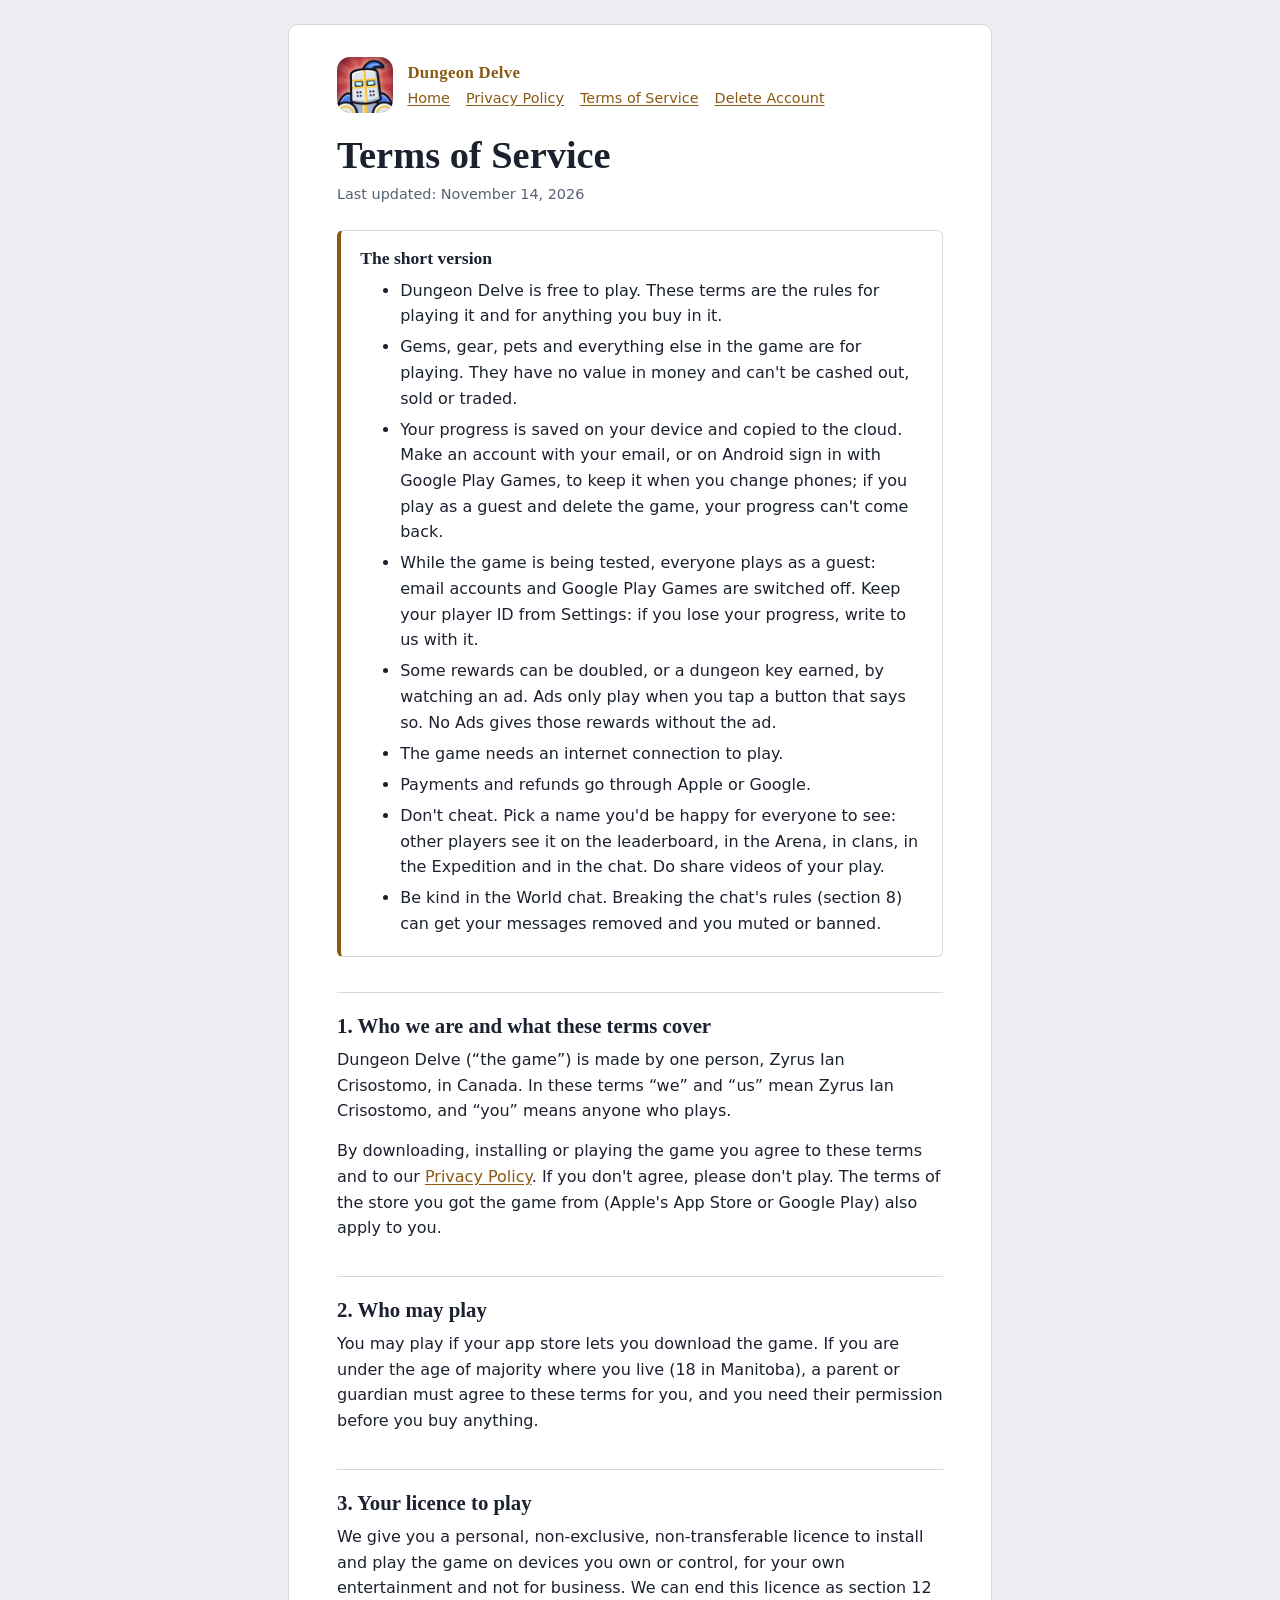
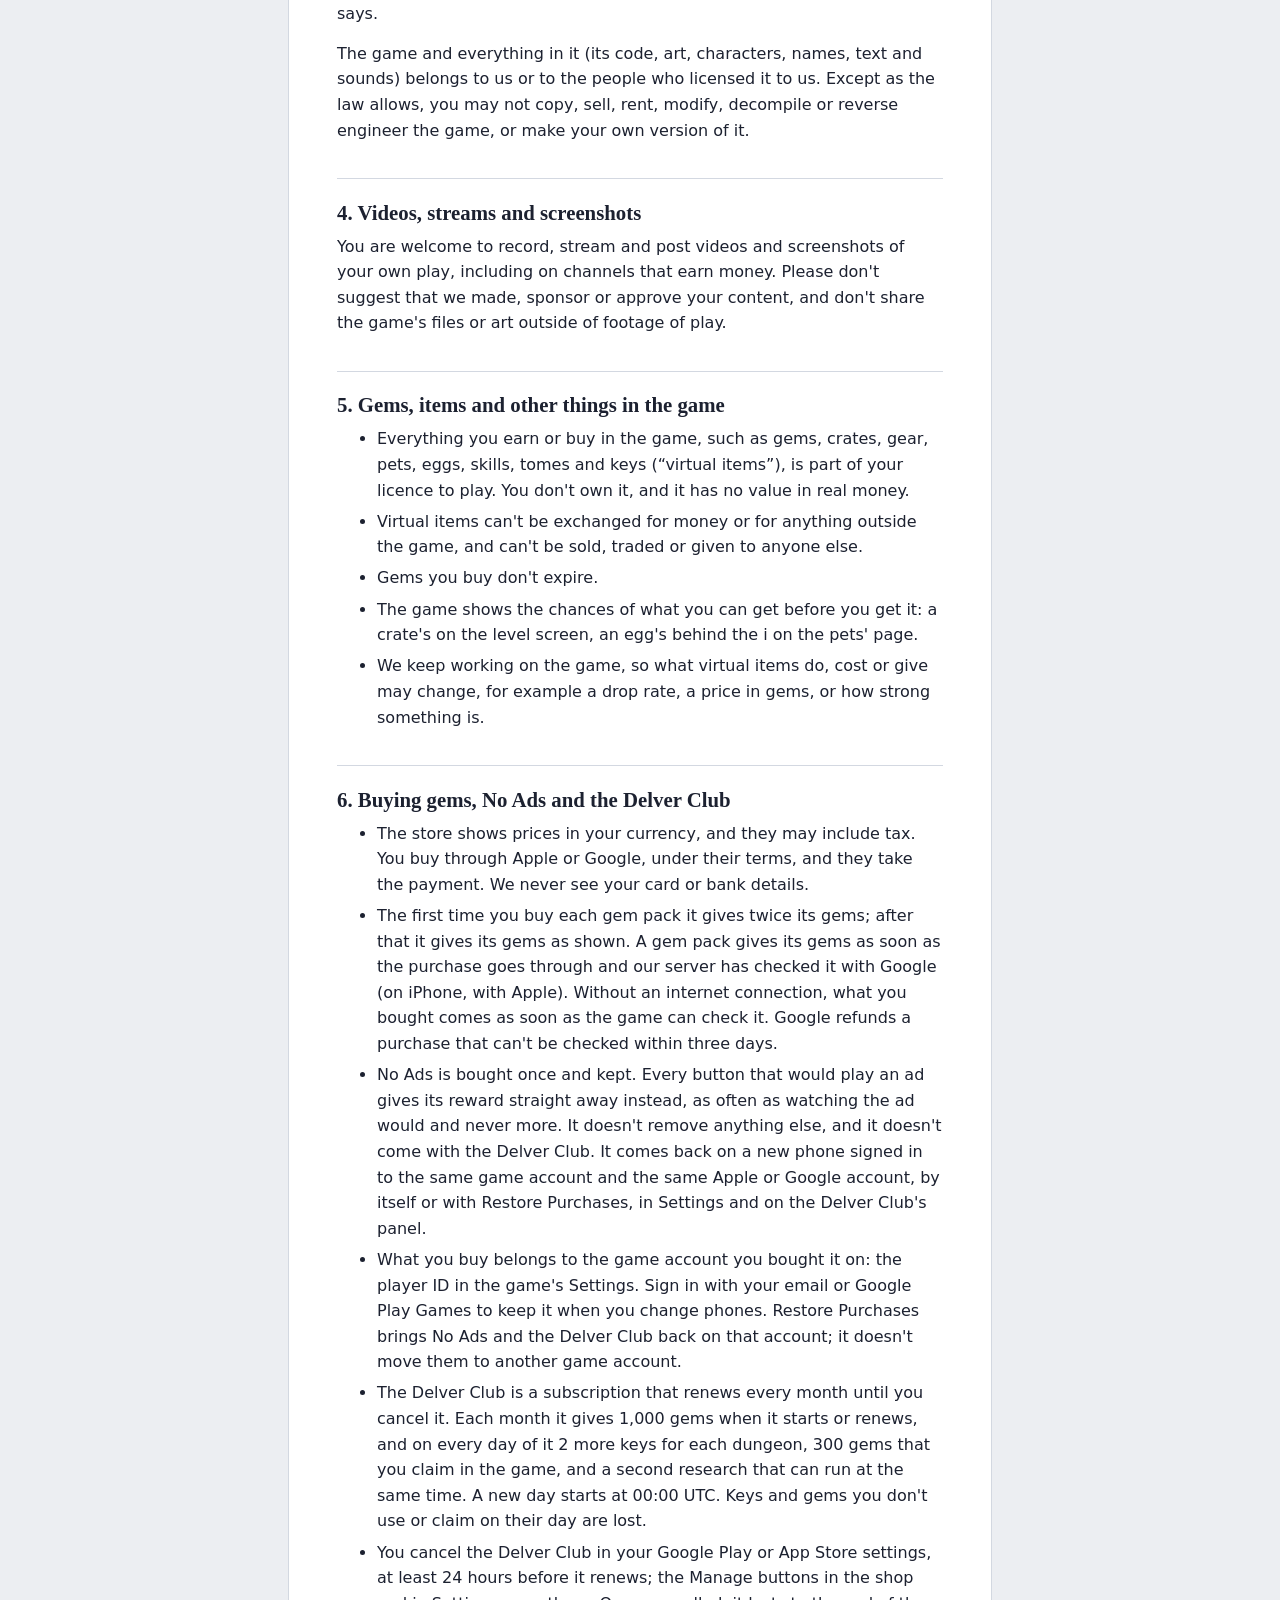
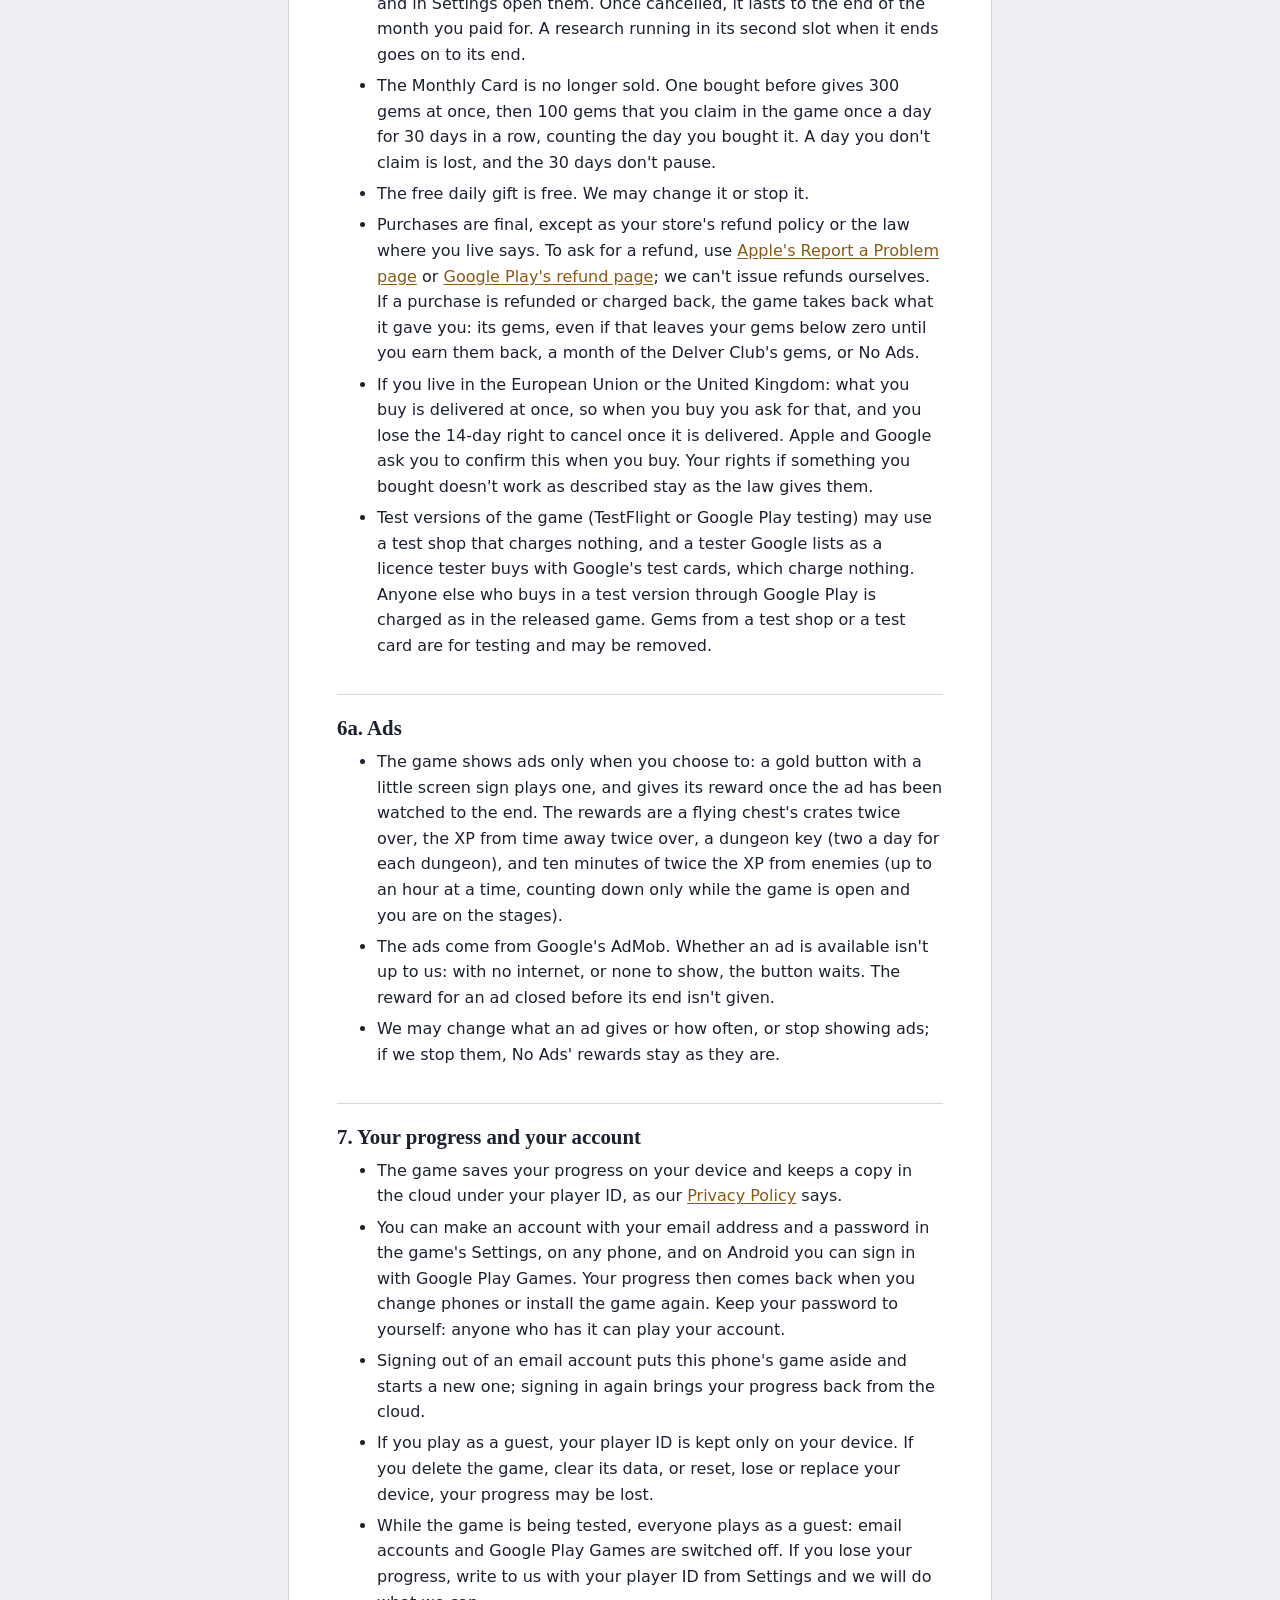
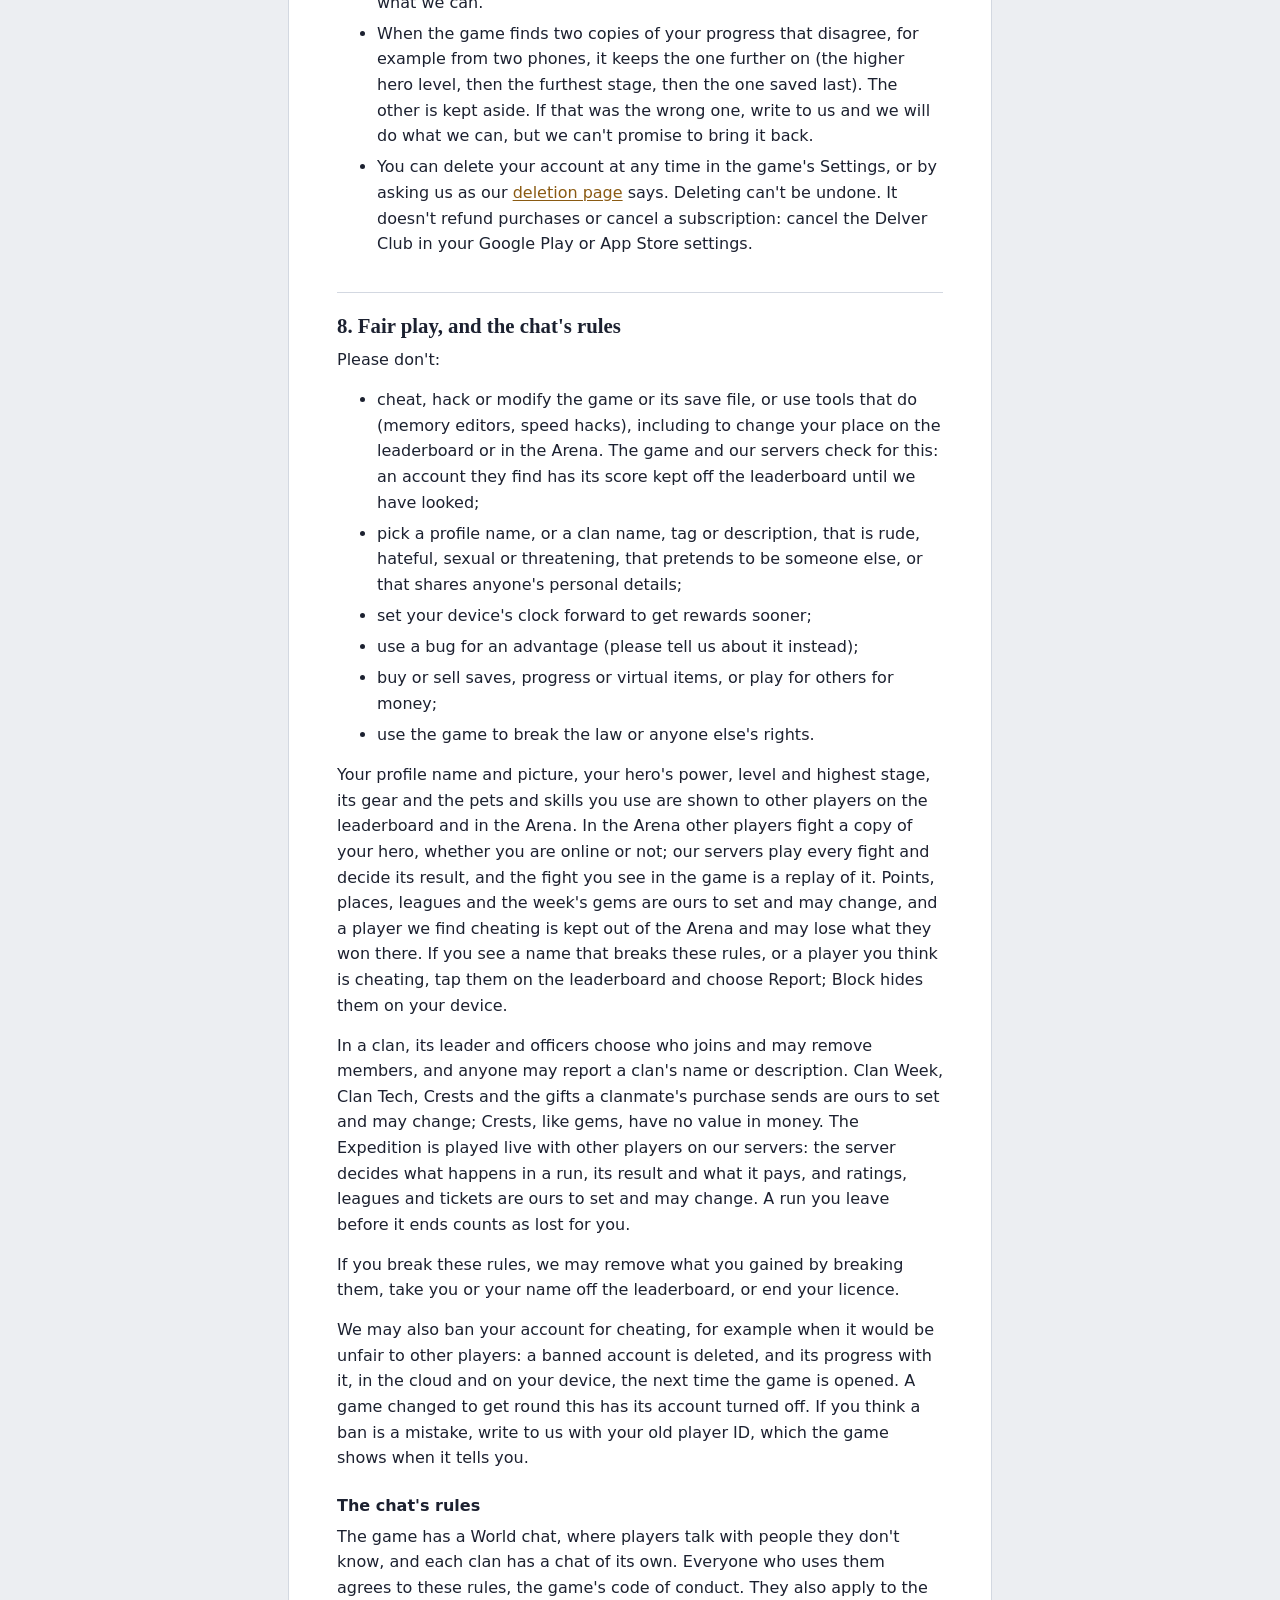
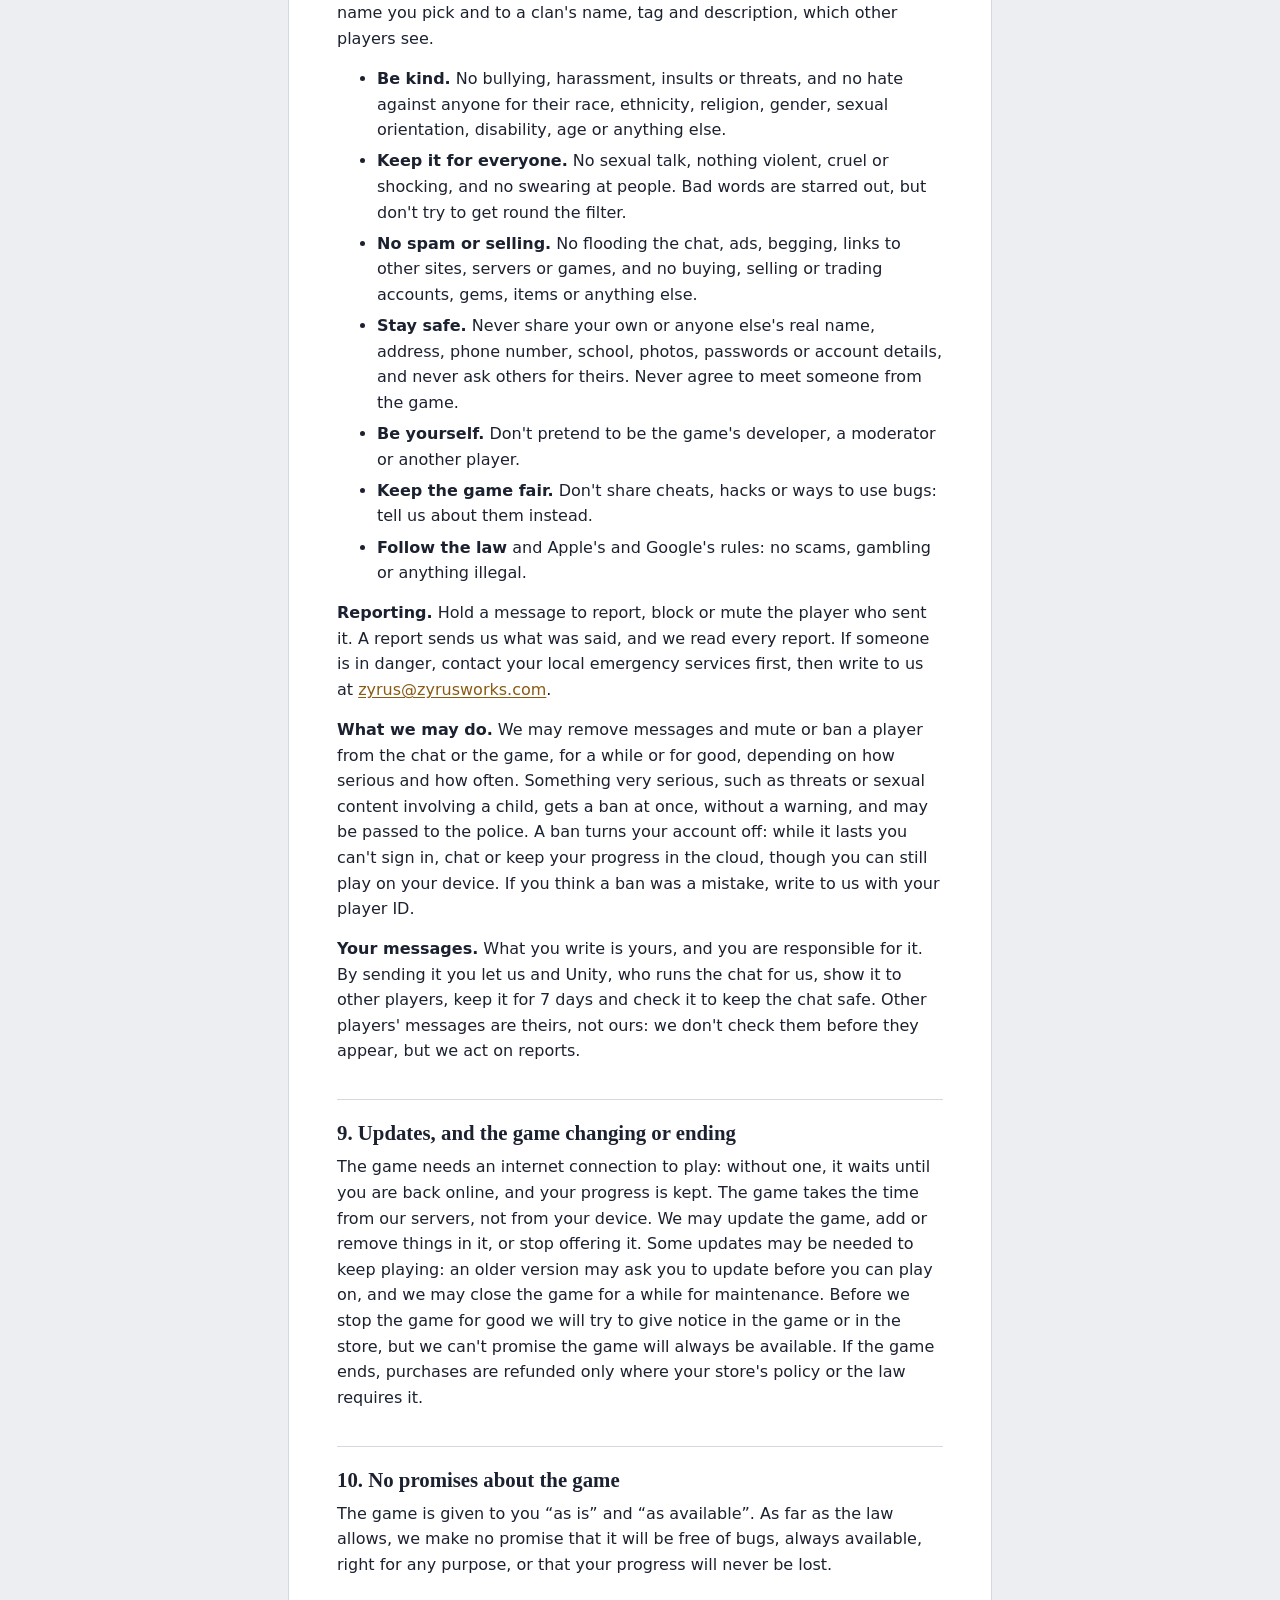
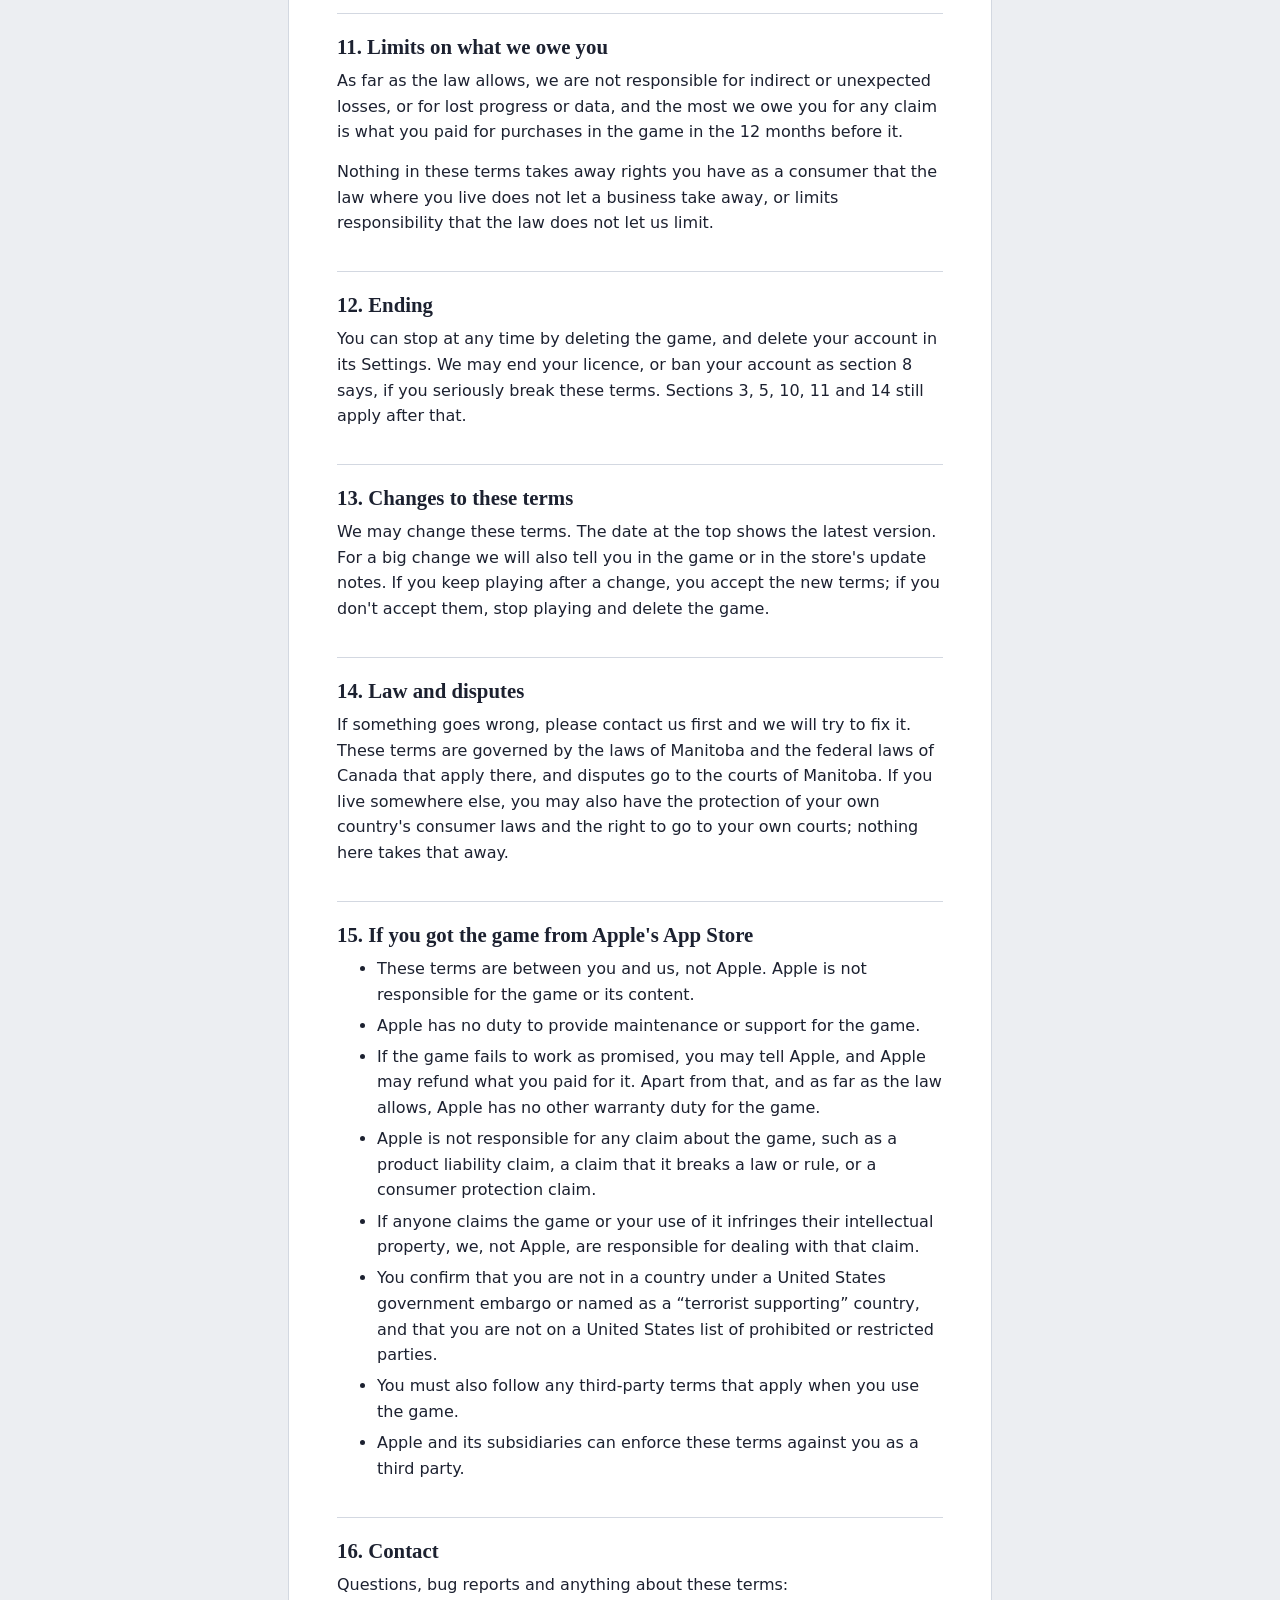
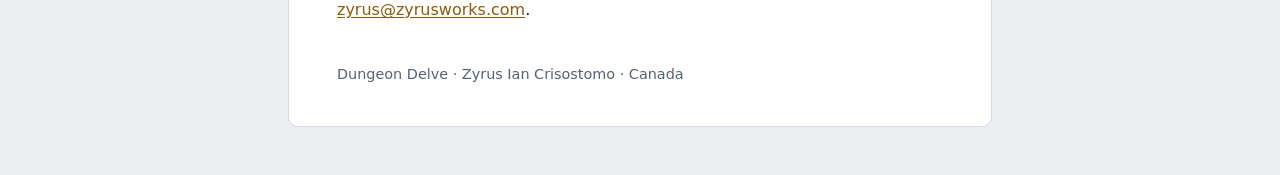
<file: terms.html>
<!doctype html>
<html lang="en">
<head>
<meta charset="utf-8">
<meta name="viewport" content="width=device-width, initial-scale=1, viewport-fit=cover">
<title>Dungeon Delve Terms of Service</title>
<link rel="stylesheet" href="style.css">
<link rel="icon" href="icon.png">
</head>
<body>
<main>
<header class="top">
  <img src="icon.png" alt="">
  <div>
    <div class="game">Dungeon Delve</div>
    <nav><a href="index.html">Home</a><a href="privacy.html">Privacy Policy</a><a href="terms.html" aria-current="page">Terms of Service</a><a href="delete.html">Delete Account</a></nav>
  </div>
</header>

<h1>Terms of Service</h1>
<p class="dated">Last updated: November 14, 2026</p>

<section class="short">
  <h2>The short version</h2>
  <ul>
    <li>Dungeon Delve is free to play. These terms are the rules for playing it and for anything you buy in it.</li>
    <li>Gems, gear, pets and everything else in the game are for playing. They have no value in money and can't be cashed out, sold or traded.</li>
    <li>Your progress is saved on your device and copied to the cloud. Make an account with your email, or on Android sign in with Google Play Games, to keep it when you change phones; if you play as a guest and delete the game, your progress can't come back.</li>
    <li>While the game is being tested, everyone plays as a guest: email accounts and Google Play Games are switched off. Keep your player ID from Settings: if you lose your progress, write to us with it.</li>
    <li>Some rewards can be doubled, or a dungeon key earned, by watching an ad. Ads only play when you tap a button that says so. No Ads gives those rewards without the ad.</li>
    <li>The game needs an internet connection to play.</li>
    <li>Payments and refunds go through Apple or Google.</li>
    <li>Don't cheat. Pick a name you'd be happy for everyone to see: other players see it on the leaderboard, in the Arena, in clans, in the Expedition and in the chat. Do share videos of your play.</li>
    <li>Be kind in the World chat. Breaking the chat's rules (section 8) can get your messages removed and you muted or banned.</li>
  </ul>
</section>

<h2>1. Who we are and what these terms cover</h2>
<p>Dungeon Delve (“the game”) is made by one person, Zyrus Ian Crisostomo, in Canada. In these terms “we” and “us” mean Zyrus Ian Crisostomo, and “you” means anyone who plays.</p>
<p>By downloading, installing or playing the game you agree to these terms and to our <a href="privacy.html">Privacy Policy</a>. If you don't agree, please don't play. The terms of the store you got the game from (Apple's App Store or Google Play) also apply to you.</p>

<h2>2. Who may play</h2>
<p>You may play if your app store lets you download the game. If you are under the age of majority where you live (18 in Manitoba), a parent or guardian must agree to these terms for you, and you need their permission before you buy anything.</p>

<h2>3. Your licence to play</h2>
<p>We give you a personal, non-exclusive, non-transferable licence to install and play the game on devices you own or control, for your own entertainment and not for business. We can end this licence as section 12 says.</p>
<p>The game and everything in it (its code, art, characters, names, text and sounds) belongs to us or to the people who licensed it to us. Except as the law allows, you may not copy, sell, rent, modify, decompile or reverse engineer the game, or make your own version of it.</p>

<h2>4. Videos, streams and screenshots</h2>
<p>You are welcome to record, stream and post videos and screenshots of your own play, including on channels that earn money. Please don't suggest that we made, sponsor or approve your content, and don't share the game's files or art outside of footage of play.</p>

<h2>5. Gems, items and other things in the game</h2>
<ul>
  <li>Everything you earn or buy in the game, such as gems, crates, gear, pets, eggs, skills, tomes and keys (“virtual items”), is part of your licence to play. You don't own it, and it has no value in real money.</li>
  <li>Virtual items can't be exchanged for money or for anything outside the game, and can't be sold, traded or given to anyone else.</li>
  <li>Gems you buy don't expire.</li>
  <li>The game shows the chances of what you can get before you get it: a crate's on the level screen, an egg's behind the i on the pets' page.</li>
  <li>We keep working on the game, so what virtual items do, cost or give may change, for example a drop rate, a price in gems, or how strong something is.</li>
</ul>

<h2>6. Buying gems, No Ads and the Delver Club</h2>
<ul>
  <li>The store shows prices in your currency, and they may include tax. You buy through Apple or Google, under their terms, and they take the payment. We never see your card or bank details.</li>
  <li>The first time you buy each gem pack it gives twice its gems; after that it gives its gems as shown. A gem pack gives its gems as soon as the purchase goes through and our server has checked it with Google (on iPhone, with Apple). Without an internet connection, what you bought comes as soon as the game can check it. Google refunds a purchase that can't be checked within three days.</li>
  <li>No Ads is bought once and kept. Every button that would play an ad gives its reward straight away instead, as often as watching the ad would and never more. It doesn't remove anything else, and it doesn't come with the Delver Club. It comes back on a new phone signed in to the same game account and the same Apple or Google account, by itself or with Restore Purchases, in Settings and on the Delver Club's panel.</li>
  <li>What you buy belongs to the game account you bought it on: the player ID in the game's Settings. Sign in with your email or Google Play Games to keep it when you change phones. Restore Purchases brings No Ads and the Delver Club back on that account; it doesn't move them to another game account.</li>
  <li>The Delver Club is a subscription that renews every month until you cancel it. Each month it gives 1,000 gems when it starts or renews, and on every day of it 2 more keys for each dungeon, 300 gems that you claim in the game, and a second research that can run at the same time. A new day starts at 00:00 UTC. Keys and gems you don't use or claim on their day are lost.</li>
  <li>You cancel the Delver Club in your Google Play or App Store settings, at least 24 hours before it renews; the Manage buttons in the shop and in Settings open them. Once cancelled, it lasts to the end of the month you paid for. A research running in its second slot when it ends goes on to its end.</li>
  <li>The Monthly Card is no longer sold. One bought before gives 300 gems at once, then 100 gems that you claim in the game once a day for 30 days in a row, counting the day you bought it. A day you don't claim is lost, and the 30 days don't pause.</li>
  <li>The free daily gift is free. We may change it or stop it.</li>
  <li>Purchases are final, except as your store's refund policy or the law where you live says. To ask for a refund, use <a href="https://reportaproblem.apple.com">Apple's Report a Problem page</a> or <a href="https://support.google.com/googleplay/answer/2479637">Google Play's refund page</a>; we can't issue refunds ourselves. If a purchase is refunded or charged back, the game takes back what it gave you: its gems, even if that leaves your gems below zero until you earn them back, a month of the Delver Club's gems, or No Ads.</li>
  <li>If you live in the European Union or the United Kingdom: what you buy is delivered at once, so when you buy you ask for that, and you lose the 14-day right to cancel once it is delivered. Apple and Google ask you to confirm this when you buy. Your rights if something you bought doesn't work as described stay as the law gives them.</li>
  <li>Test versions of the game (TestFlight or Google Play testing) may use a test shop that charges nothing, and a tester Google lists as a licence tester buys with Google's test cards, which charge nothing. Anyone else who buys in a test version through Google Play is charged as in the released game. Gems from a test shop or a test card are for testing and may be removed.</li>
</ul>

<h2>6a. Ads</h2>
<ul>
  <li>The game shows ads only when you choose to: a gold button with a little screen sign plays one, and gives its reward once the ad has been watched to the end. The rewards are a flying chest's crates twice over, the XP from time away twice over, a dungeon key (two a day for each dungeon), and ten minutes of twice the XP from enemies (up to an hour at a time, counting down only while the game is open and you are on the stages).</li>
  <li>The ads come from Google's AdMob. Whether an ad is available isn't up to us: with no internet, or none to show, the button waits. The reward for an ad closed before its end isn't given.</li>
  <li>We may change what an ad gives or how often, or stop showing ads; if we stop them, No Ads' rewards stay as they are.</li>
</ul>

<h2>7. Your progress and your account</h2>
<ul>
  <li>The game saves your progress on your device and keeps a copy in the cloud under your player ID, as our <a href="privacy.html">Privacy Policy</a> says.</li>
  <li>You can make an account with your email address and a password in the game's Settings, on any phone, and on Android you can sign in with Google Play Games. Your progress then comes back when you change phones or install the game again. Keep your password to yourself: anyone who has it can play your account.</li>
  <li>Signing out of an email account puts this phone's game aside and starts a new one; signing in again brings your progress back from the cloud.</li>
  <li>If you play as a guest, your player ID is kept only on your device. If you delete the game, clear its data, or reset, lose or replace your device, your progress may be lost.</li>
  <li>While the game is being tested, everyone plays as a guest: email accounts and Google Play Games are switched off. If you lose your progress, write to us with your player ID from Settings and we will do what we can.</li>
  <li>When the game finds two copies of your progress that disagree, for example from two phones, it keeps the one further on (the higher hero level, then the furthest stage, then the one saved last). The other is kept aside. If that was the wrong one, write to us and we will do what we can, but we can't promise to bring it back.</li>
  <li>You can delete your account at any time in the game's Settings, or by asking us as our <a href="delete.html">deletion page</a> says. Deleting can't be undone. It doesn't refund purchases or cancel a subscription: cancel the Delver Club in your Google Play or App Store settings.</li>
</ul>

<h2>8. Fair play, and the chat's rules</h2>
<p>Please don't:</p>
<ul>
  <li>cheat, hack or modify the game or its save file, or use tools that do (memory editors, speed hacks), including to change your place on the leaderboard or in the Arena. The game and our servers check for this: an account they find has its score kept off the leaderboard until we have looked;</li>
  <li>pick a profile name, or a clan name, tag or description, that is rude, hateful, sexual or threatening, that pretends to be someone else, or that shares anyone's personal details;</li>
  <li>set your device's clock forward to get rewards sooner;</li>
  <li>use a bug for an advantage (please tell us about it instead);</li>
  <li>buy or sell saves, progress or virtual items, or play for others for money;</li>
  <li>use the game to break the law or anyone else's rights.</li>
</ul>
<p>Your profile name and picture, your hero's power, level and highest stage, its gear and the pets and skills you use are shown to other players on the leaderboard and in the Arena. In the Arena other players fight a copy of your hero, whether you are online or not; our servers play every fight and decide its result, and the fight you see in the game is a replay of it. Points, places, leagues and the week's gems are ours to set and may change, and a player we find cheating is kept out of the Arena and may lose what they won there. If you see a name that breaks these rules, or a player you think is cheating, tap them on the leaderboard and choose Report; Block hides them on your device.</p>
<p>In a clan, its leader and officers choose who joins and may remove members, and anyone may report a clan's name or description. Clan Week, Clan Tech, Crests and the gifts a clanmate's purchase sends are ours to set and may change; Crests, like gems, have no value in money. The Expedition is played live with other players on our servers: the server decides what happens in a run, its result and what it pays, and ratings, leagues and tickets are ours to set and may change. A run you leave before it ends counts as lost for you.</p>
<p>If you break these rules, we may remove what you gained by breaking them, take you or your name off the leaderboard, or end your licence.</p>
<p>We may also ban your account for cheating, for example when it would be unfair to other players: a banned account is deleted, and its progress with it, in the cloud and on your device, the next time the game is opened. A game changed to get round this has its account turned off. If you think a ban is a mistake, write to us with your old player ID, which the game shows when it tells you.</p>
<h3>The chat's rules</h3>
<p>The game has a World chat, where players talk with people they don't know, and each clan has a chat of its own. Everyone who uses them agrees to these rules, the game's code of conduct. They also apply to the name you pick and to a clan's name, tag and description, which other players see.</p>
<ul>
  <li><strong>Be kind.</strong> No bullying, harassment, insults or threats, and no hate against anyone for their race, ethnicity, religion, gender, sexual orientation, disability, age or anything else.</li>
  <li><strong>Keep it for everyone.</strong> No sexual talk, nothing violent, cruel or shocking, and no swearing at people. Bad words are starred out, but don't try to get round the filter.</li>
  <li><strong>No spam or selling.</strong> No flooding the chat, ads, begging, links to other sites, servers or games, and no buying, selling or trading accounts, gems, items or anything else.</li>
  <li><strong>Stay safe.</strong> Never share your own or anyone else's real name, address, phone number, school, photos, passwords or account details, and never ask others for theirs. Never agree to meet someone from the game.</li>
  <li><strong>Be yourself.</strong> Don't pretend to be the game's developer, a moderator or another player.</li>
  <li><strong>Keep the game fair.</strong> Don't share cheats, hacks or ways to use bugs: tell us about them instead.</li>
  <li><strong>Follow the law</strong> and Apple's and Google's rules: no scams, gambling or anything illegal.</li>
</ul>
<p><strong>Reporting.</strong> Hold a message to report, block or mute the player who sent it. A report sends us what was said, and we read every report. If someone is in danger, contact your local emergency services first, then write to us at <a href="mailto:zyrus@zyrusworks.com">zyrus@zyrusworks.com</a>.</p>
<p><strong>What we may do.</strong> We may remove messages and mute or ban a player from the chat or the game, for a while or for good, depending on how serious and how often. Something very serious, such as threats or sexual content involving a child, gets a ban at once, without a warning, and may be passed to the police. A ban turns your account off: while it lasts you can't sign in, chat or keep your progress in the cloud, though you can still play on your device. If you think a ban was a mistake, write to us with your player ID.</p>
<p><strong>Your messages.</strong> What you write is yours, and you are responsible for it. By sending it you let us and Unity, who runs the chat for us, show it to other players, keep it for 7 days and check it to keep the chat safe. Other players' messages are theirs, not ours: we don't check them before they appear, but we act on reports.</p>

<h2>9. Updates, and the game changing or ending</h2>
<p>The game needs an internet connection to play: without one, it waits until you are back online, and your progress is kept. The game takes the time from our servers, not from your device. We may update the game, add or remove things in it, or stop offering it. Some updates may be needed to keep playing: an older version may ask you to update before you can play on, and we may close the game for a while for maintenance. Before we stop the game for good we will try to give notice in the game or in the store, but we can't promise the game will always be available. If the game ends, purchases are refunded only where your store's policy or the law requires it.</p>

<h2>10. No promises about the game</h2>
<p>The game is given to you “as is” and “as available”. As far as the law allows, we make no promise that it will be free of bugs, always available, right for any purpose, or that your progress will never be lost.</p>

<h2>11. Limits on what we owe you</h2>
<p>As far as the law allows, we are not responsible for indirect or unexpected losses, or for lost progress or data, and the most we owe you for any claim is what you paid for purchases in the game in the 12 months before it.</p>
<p>Nothing in these terms takes away rights you have as a consumer that the law where you live does not let a business take away, or limits responsibility that the law does not let us limit.</p>

<h2>12. Ending</h2>
<p>You can stop at any time by deleting the game, and delete your account in its Settings. We may end your licence, or ban your account as section 8 says, if you seriously break these terms. Sections 3, 5, 10, 11 and 14 still apply after that.</p>

<h2>13. Changes to these terms</h2>
<p>We may change these terms. The date at the top shows the latest version. For a big change we will also tell you in the game or in the store's update notes. If you keep playing after a change, you accept the new terms; if you don't accept them, stop playing and delete the game.</p>

<h2>14. Law and disputes</h2>
<p>If something goes wrong, please contact us first and we will try to fix it. These terms are governed by the laws of Manitoba and the federal laws of Canada that apply there, and disputes go to the courts of Manitoba. If you live somewhere else, you may also have the protection of your own country's consumer laws and the right to go to your own courts; nothing here takes that away.</p>

<h2>15. If you got the game from Apple's App Store</h2>
<ul>
  <li>These terms are between you and us, not Apple. Apple is not responsible for the game or its content.</li>
  <li>Apple has no duty to provide maintenance or support for the game.</li>
  <li>If the game fails to work as promised, you may tell Apple, and Apple may refund what you paid for it. Apart from that, and as far as the law allows, Apple has no other warranty duty for the game.</li>
  <li>Apple is not responsible for any claim about the game, such as a product liability claim, a claim that it breaks a law or rule, or a consumer protection claim.</li>
  <li>If anyone claims the game or your use of it infringes their intellectual property, we, not Apple, are responsible for dealing with that claim.</li>
  <li>You confirm that you are not in a country under a United States government embargo or named as a “terrorist supporting” country, and that you are not on a United States list of prohibited or restricted parties.</li>
  <li>You must also follow any third-party terms that apply when you use the game.</li>
  <li>Apple and its subsidiaries can enforce these terms against you as a third party.</li>
</ul>

<h2>16. Contact</h2>
<p>Questions, bug reports and anything about these terms: <a href="mailto:zyrus@zyrusworks.com">zyrus@zyrusworks.com</a>.</p>

<footer>Dungeon Delve · Zyrus Ian Crisostomo · Canada</footer>
</main>
</body>
</html>
</file>
<file: style.css>
/* The game's legal pages: one readable column, stone greys with the knight's gold.
   No fonts or scripts from anywhere else, so opening the privacy policy sends nothing to anyone. */
:root {
  --bg: #eceef2;
  --paper: #ffffff;
  --ink: #1c2130;
  --muted: #586074;
  --rule: #d3d8e1;
  --accent: #8a5a12;
  --fill: #ffe9a6;
  --fill-ink: #4d3500;
  --body: system-ui, -apple-system, "Segoe UI", Roboto, "Helvetica Neue", Arial, sans-serif;
  --display: "Iowan Old Style", "Palatino Linotype", Palatino, "Book Antiqua", Georgia, serif;
}
@media (prefers-color-scheme: dark) {
  :root:not([data-theme="light"]) {
    --bg: #12141a;
    --paper: #1a1d25;
    --ink: #e6e8ee;
    --muted: #a1a8b8;
    --rule: #2d3240;
    --accent: #e2b558;
    --fill: #4b3c0f;
    --fill-ink: #ffe9a6;
    color-scheme: dark;
  }
}
:root[data-theme="dark"] {
  --bg: #12141a;
  --paper: #1a1d25;
  --ink: #e6e8ee;
  --muted: #a1a8b8;
  --rule: #2d3240;
  --accent: #e2b558;
  --fill: #4b3c0f;
  --fill-ink: #ffe9a6;
  color-scheme: dark;
}

* { box-sizing: border-box; }
html { -webkit-text-size-adjust: 100%; }
body {
  margin: 0;
  background: var(--bg);
  color: var(--ink);
  font: 1rem/1.6 var(--body);
  padding: 1.5rem 16px 3rem;
}
main {
  max-width: 44rem;
  margin: 0 auto;
  background: var(--paper);
  border: 1px solid var(--rule);
  border-radius: 10px;
  padding: 2rem clamp(1rem, 5vw, 3rem) 2.5rem;
}
header.top {
  display: flex;
  align-items: center;
  gap: 0.9rem;
  margin-bottom: 1.25rem;
}
header.top img { width: 56px; height: 56px; border-radius: 13px; flex: none; }
header.top .game {
  font-family: var(--display);
  font-size: 1.05rem;
  font-weight: 700;
  letter-spacing: 0.02em;
  color: var(--accent);
}
header.top nav { font-size: 0.9rem; display: flex; flex-wrap: wrap; gap: 0.25rem 1rem; }
h1 {
  font-family: var(--display);
  font-size: clamp(1.8rem, 6vw, 2.4rem);
  line-height: 1.15;
  margin: 0 0 0.35rem;
  text-wrap: balance;
}
.dated { color: var(--muted); font-size: 0.9rem; margin: 0 0 1.5rem; }
h2 {
  font-family: var(--display);
  font-size: 1.3rem;
  line-height: 1.3;
  margin: 2.2rem 0 0.5rem;
  padding-top: 1.2rem;
  border-top: 1px solid var(--rule);
  text-wrap: balance;
}
h3 { font-size: 1rem; margin: 1.4rem 0 0.3rem; }
p, ul, ol { margin: 0 0 0.9rem; }
li { margin-bottom: 0.35rem; }
a { color: var(--accent); text-underline-offset: 2px; }
a:focus-visible { outline: 2px solid var(--accent); outline-offset: 2px; border-radius: 2px; }
.short {
  border: 1px solid var(--rule);
  border-left: 4px solid var(--accent);
  border-radius: 6px;
  padding: 1rem 1.2rem 0.3rem;
  margin: 0 0 1rem;
}
.short h2 { margin: 0 0 0.5rem; padding: 0; border: 0; font-size: 1.1rem; }
.fill {
  background: var(--fill);
  color: var(--fill-ink);
  border-radius: 3px;
  padding: 0 0.25em;
  font-weight: 600;
}
.table { overflow-x: auto; margin: 0 0 1rem; }
table { border-collapse: collapse; width: 100%; font-size: 0.95rem; }
th, td { text-align: left; vertical-align: top; padding: 0.5rem 0.6rem; border-bottom: 1px solid var(--rule); }
th { font-weight: 600; color: var(--muted); font-size: 0.85rem; letter-spacing: 0.03em; }
footer { margin-top: 2.5rem; color: var(--muted); font-size: 0.9rem; }
</file>
